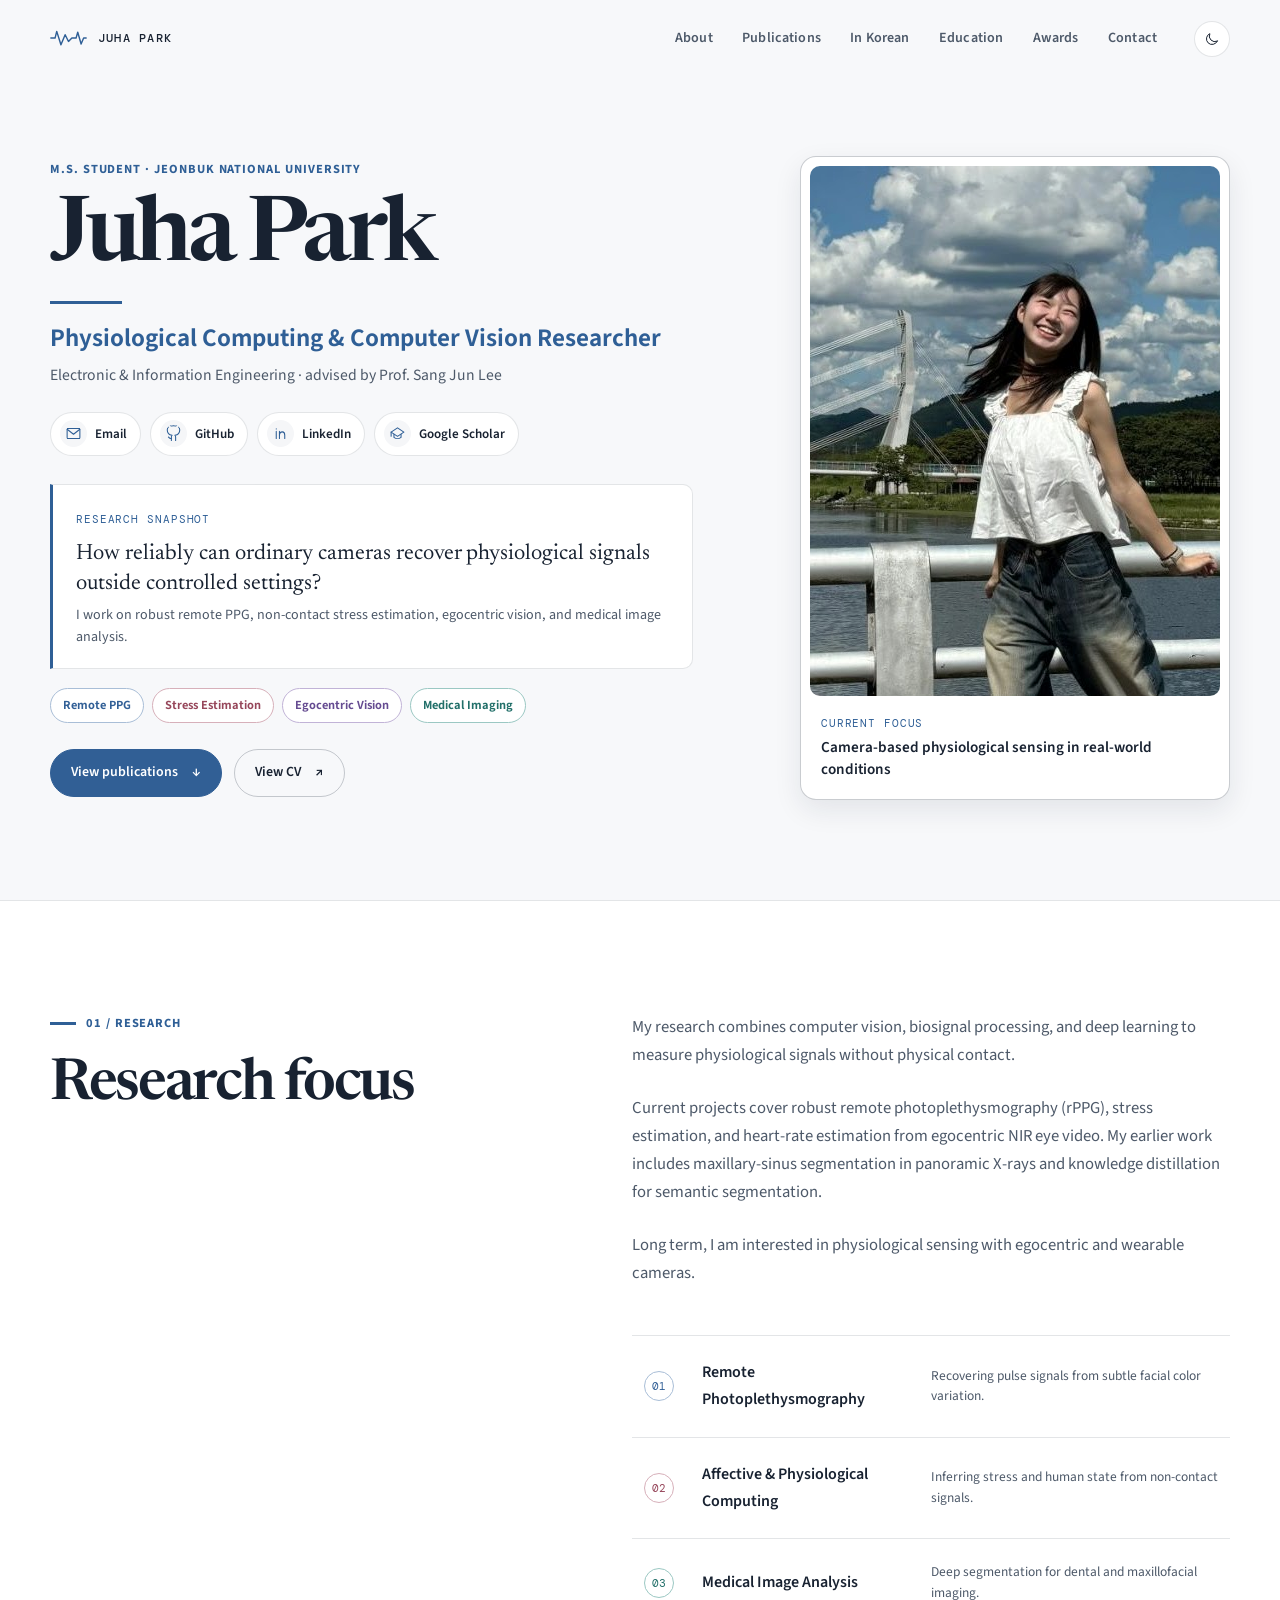
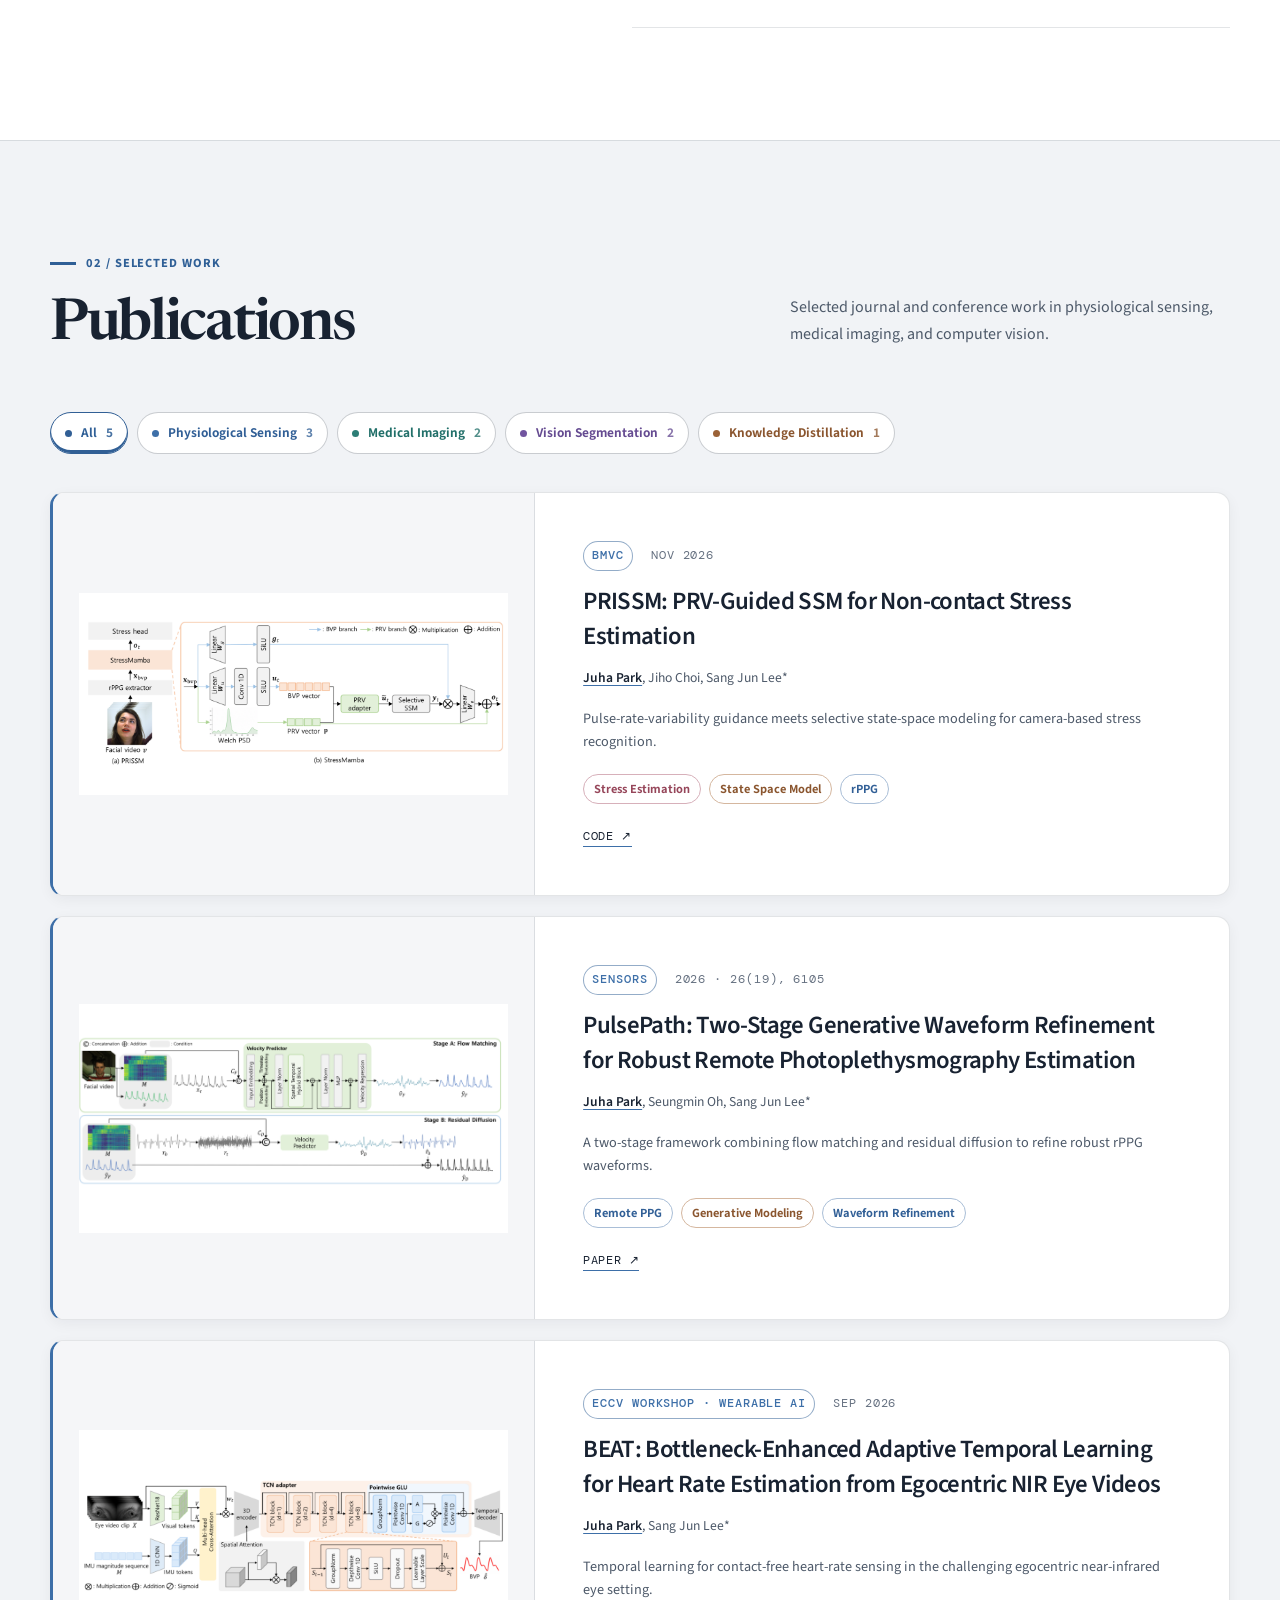
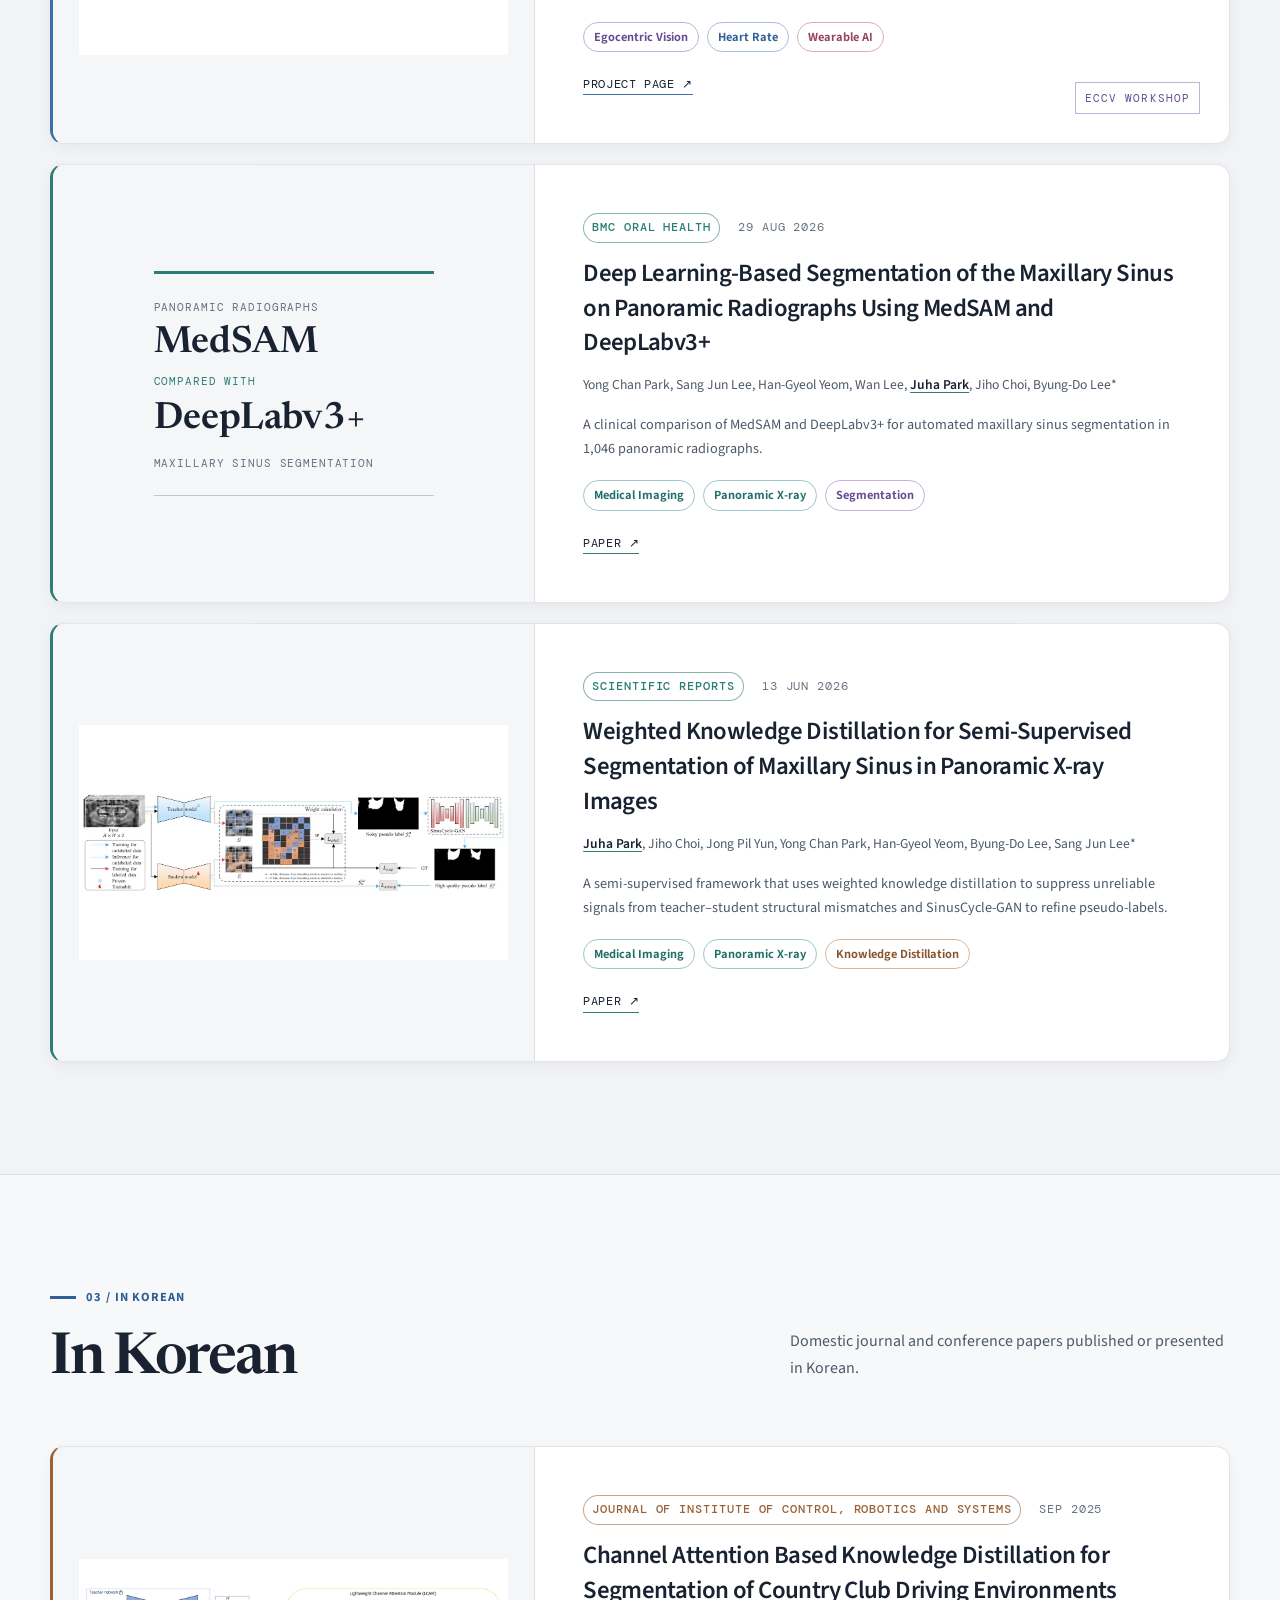
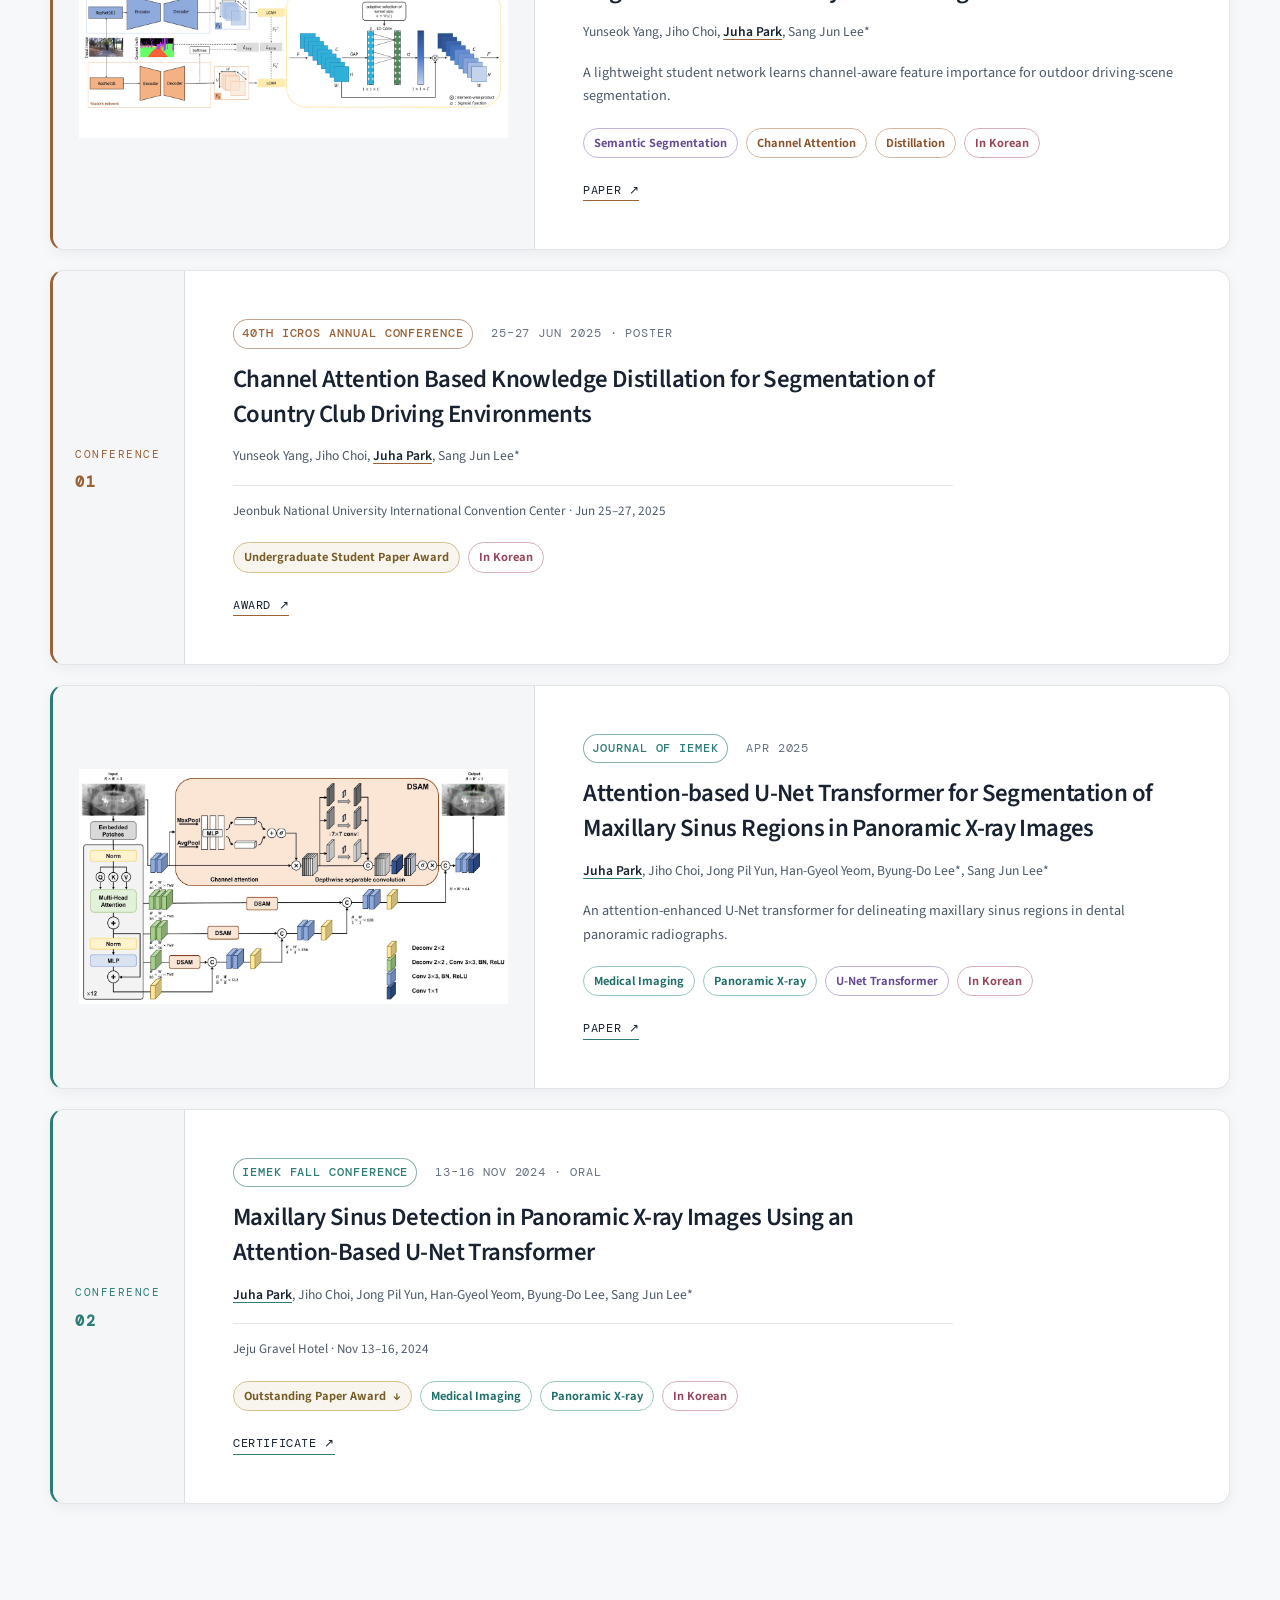
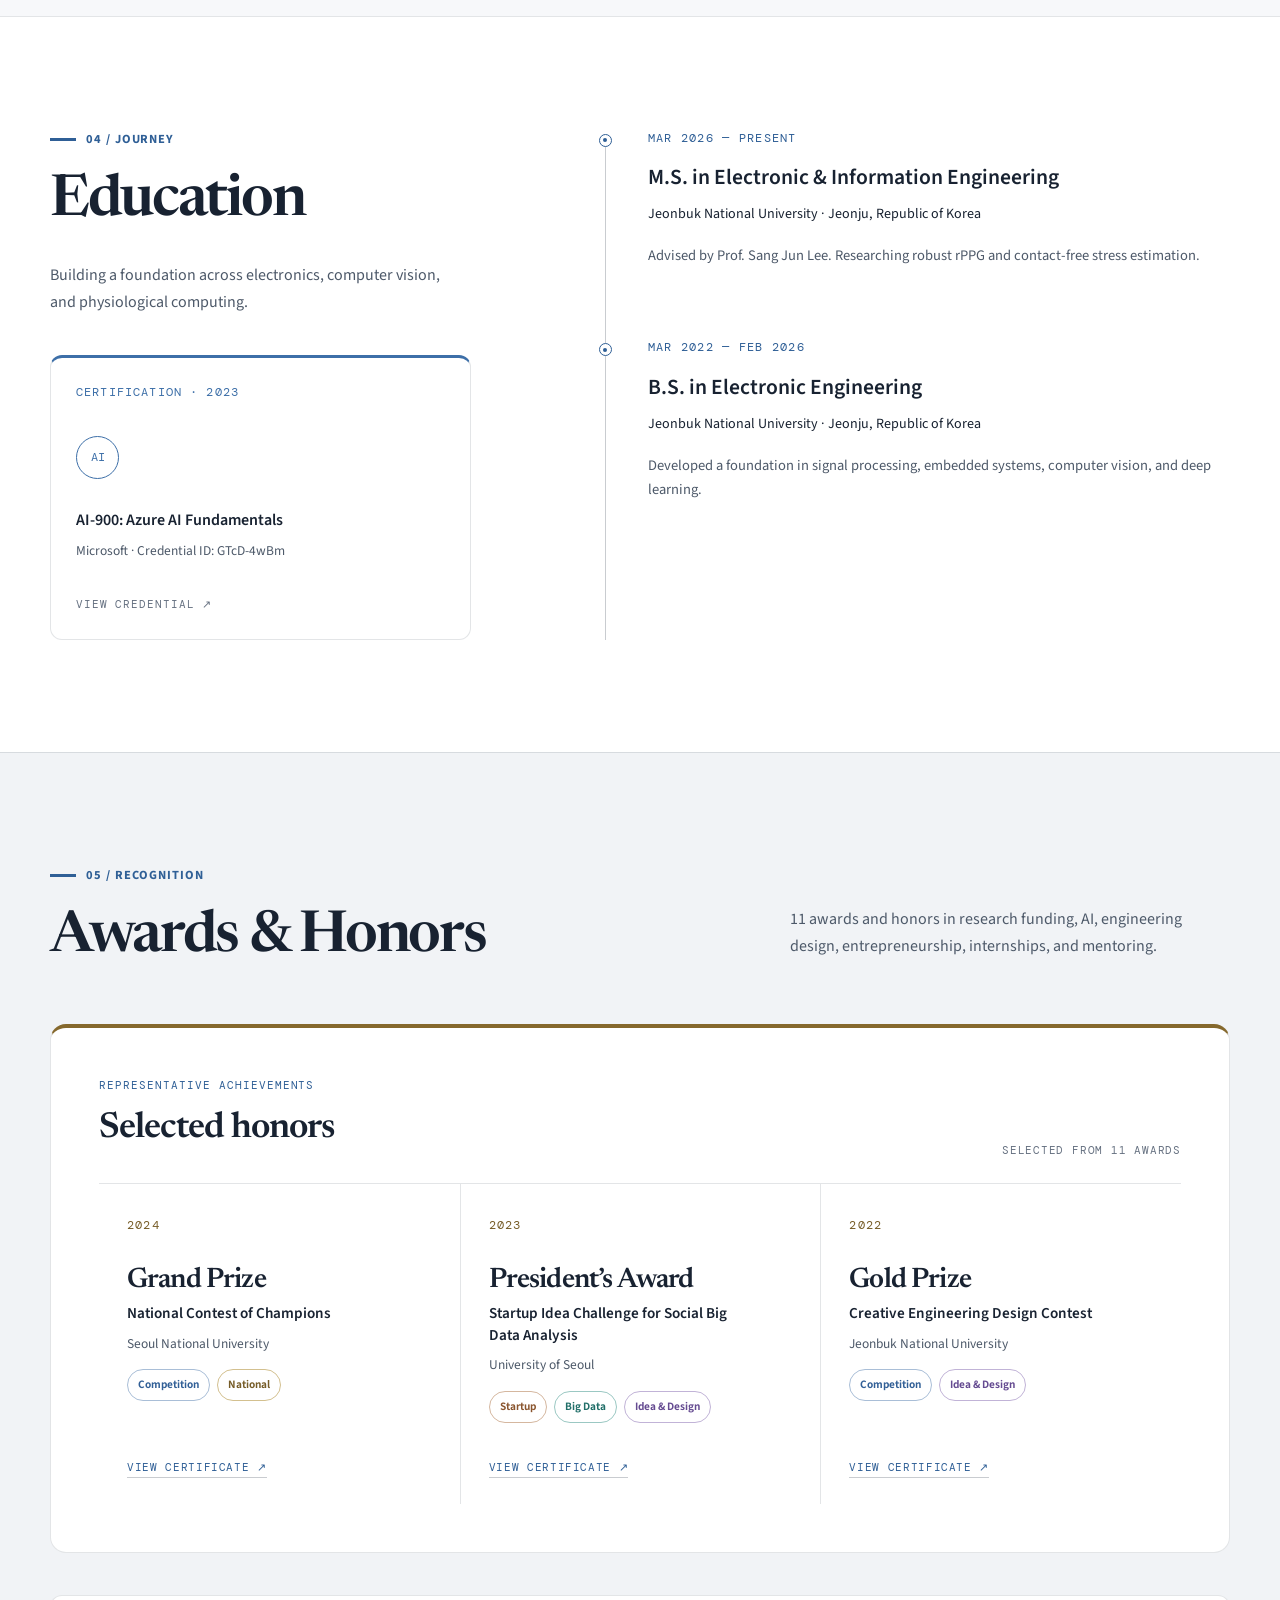
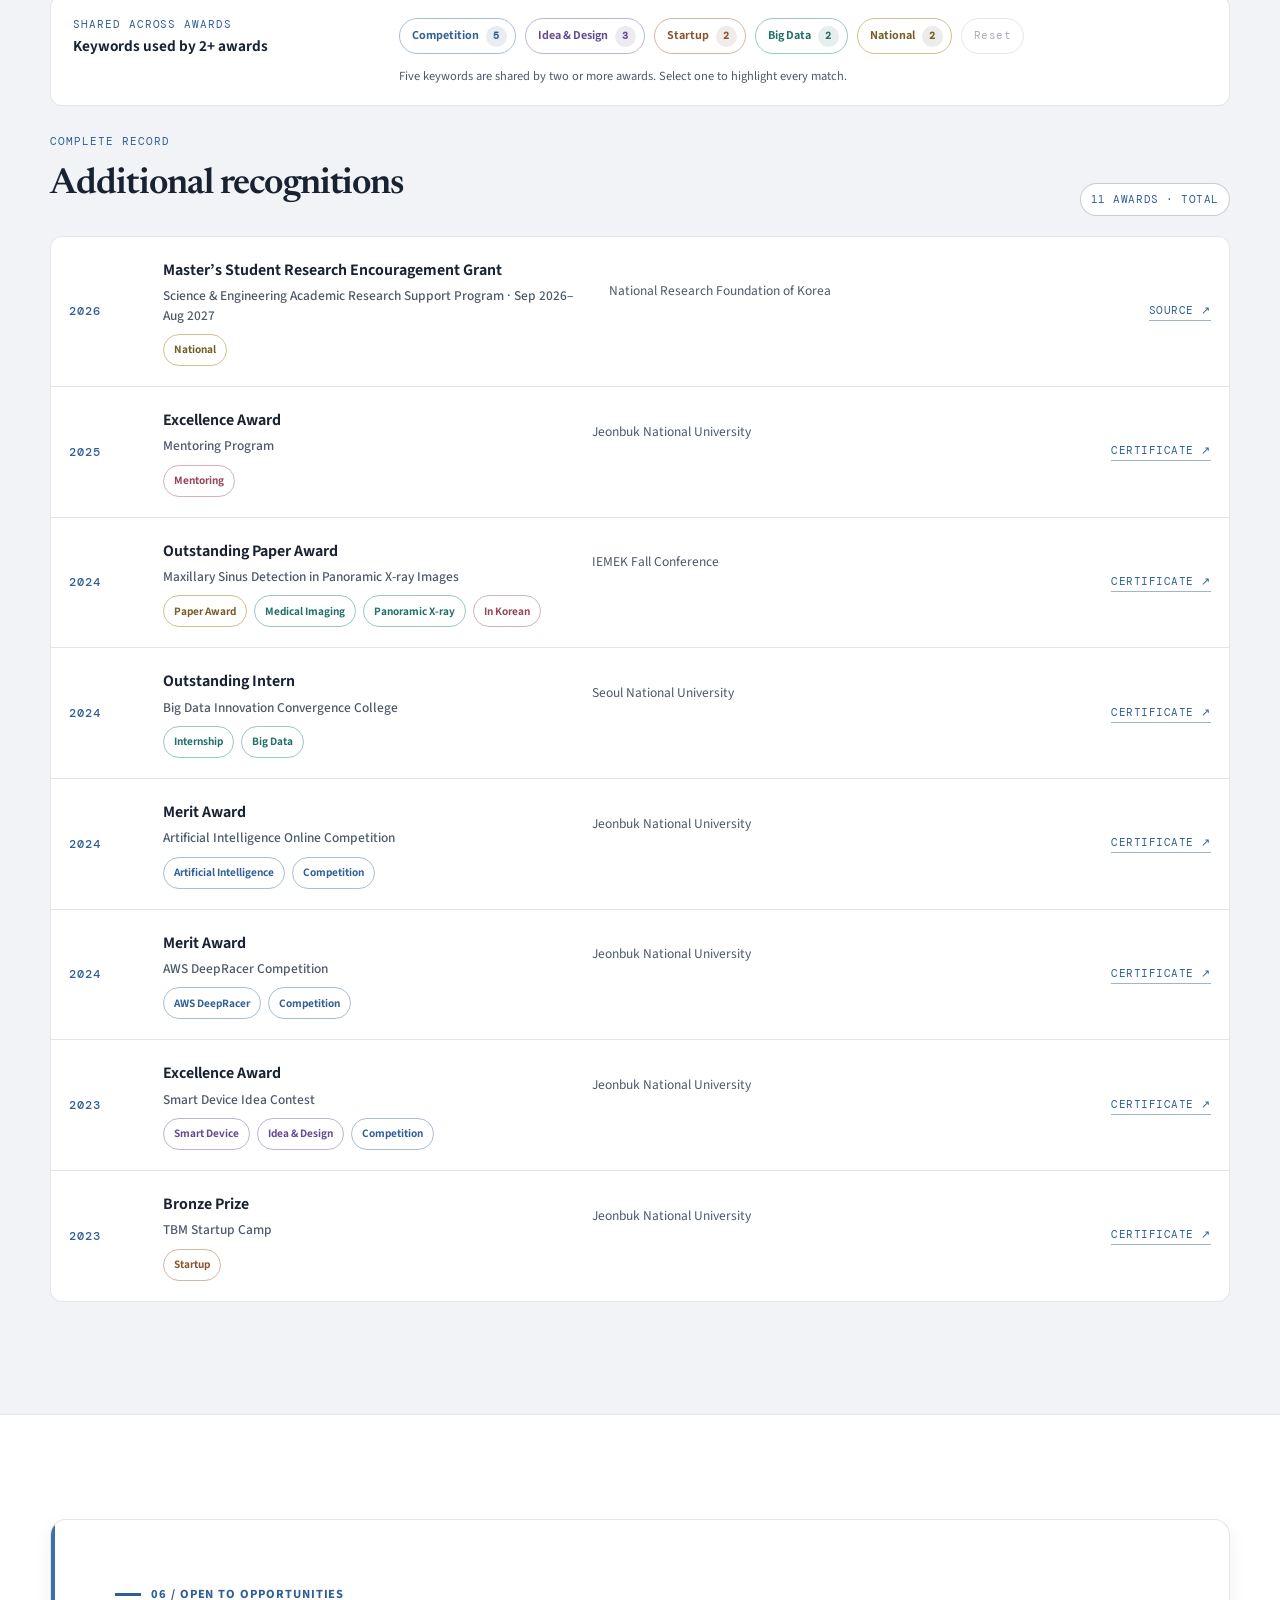
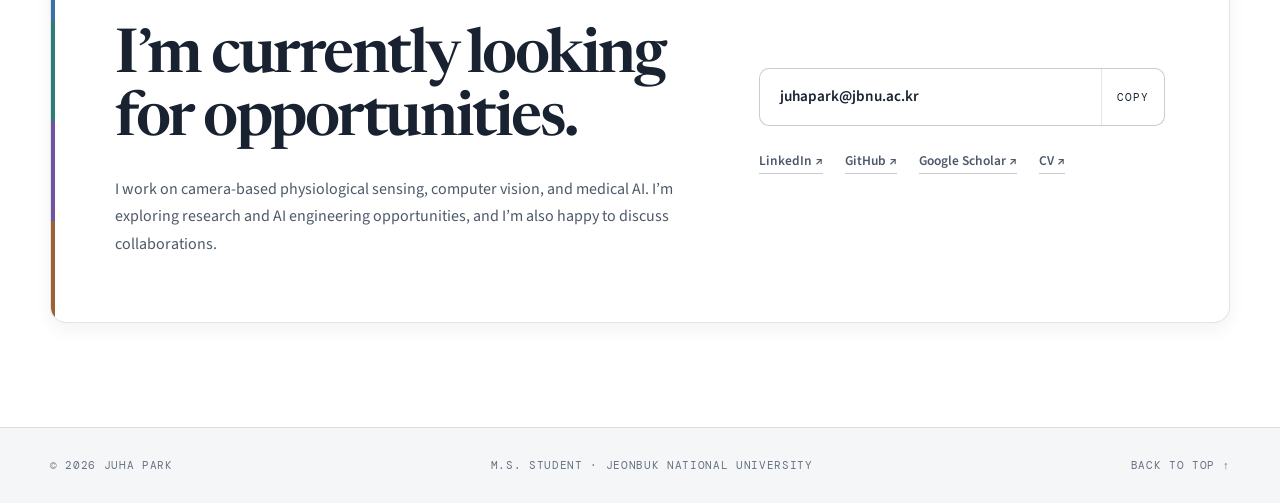
<file: index.html>
<!doctype html>
<html lang="en" data-theme="light">
<head>
  <meta charset="utf-8">
  <meta name="viewport" content="width=device-width, initial-scale=1">
  <meta name="description" content="Juha Park — M.S. student at Jeonbuk National University researching remote photoplethysmography, physiological computing, and medical image analysis.">
  <meta name="theme-color" content="#f4f7fc" data-theme-color>
  <meta property="og:title" content="Juha Park | Physiological Computing Researcher">
  <meta property="og:description" content="Research in remote photoplethysmography, non-contact stress estimation, and medical image analysis.">
  <meta property="og:type" content="website">
  <meta property="og:url" content="https://juhapark-26.github.io/">
  <meta property="og:image" content="https://juhapark-26.github.io/assets/images/profile.jpg">
  <title>Juha Park | Physiological Computing Researcher</title>
  <link rel="icon" href="assets/images/favicon.svg" type="image/svg+xml">
  <link rel="preconnect" href="https://fonts.googleapis.com">
  <link rel="preconnect" href="https://fonts.gstatic.com" crossorigin>
  <script>
    (() => {
      try {
        const root = document.documentElement;
        const savedTheme = localStorage.getItem('juha-theme');
        root.dataset.theme = savedTheme === 'light' || savedTheme === 'dark' ? savedTheme : 'light';

        const themeColor = document.querySelector('[data-theme-color]');
        const syncThemeColor = () => {
          if (themeColor) themeColor.content = root.dataset.theme === 'light' ? '#f4f7fc' : '#081426';
        };
        syncThemeColor();
        new MutationObserver(syncThemeColor).observe(root, { attributes: true, attributeFilter: ['data-theme'] });
      } catch {
        document.documentElement.dataset.theme = 'light';
      }
    })();
  </script>
  <link href="https://fonts.googleapis.com/css2?family=DM+Mono:wght@400;500&amp;family=Newsreader:opsz,wght@6..72,500;6..72,600&amp;family=Source+Sans+3:wght@400;500;600;700&amp;display=swap" rel="stylesheet">
  <link rel="stylesheet" href="assets/css/style.css">
  <script src="assets/js/main.js" defer></script>
</head>
<body>
  <a class="skip-link" href="#main">Skip to content</a>

  <header class="site-header" data-header>
    <div class="container nav-wrap">
      <a class="brand" href="#home" aria-label="Juha Park — home">
        <svg class="brand-mark" viewBox="0 0 44 24" aria-hidden="true">
          <path d="M1 12h5l2-8 5 16 5-12 4 8 4-4h5l2-7 4 14 3-7h3"/>
        </svg>
        <span>JUHA PARK</span>
      </a>

      <button class="menu-toggle" type="button" aria-expanded="false" aria-controls="site-nav" data-menu-toggle>
        <span class="sr-only">Open navigation</span>
        <span></span><span></span>
      </button>

      <nav class="site-nav" id="site-nav" aria-label="Primary navigation" data-nav>
        <a href="#about">About</a>
        <a href="#publications">Publications</a>
        <a href="#in-korean">In Korean</a>
        <a href="#education">Education</a>
        <a href="#awards">Awards</a>
        <a href="#contact">Contact</a>
      </nav>

      <button class="theme-toggle" type="button" aria-label="Switch to light theme" data-theme-toggle>
        <svg class="sun" viewBox="0 0 24 24" aria-hidden="true"><circle cx="12" cy="12" r="3"/><path d="M12 2v2M12 20v2M4.93 4.93l1.42 1.42M17.66 17.66l1.41 1.41M2 12h2M20 12h2M4.93 19.07l1.42-1.42M17.66 6.34l1.41-1.41"/></svg>
        <svg class="moon" viewBox="0 0 24 24" aria-hidden="true"><path d="M20 15.2A8.4 8.4 0 0 1 8.8 4 8.5 8.5 0 1 0 20 15.2Z"/></svg>
      </button>
    </div>
  </header>

  <main id="main">
    <section class="hero" id="home" aria-labelledby="hero-title">
      <div class="container hero-layout">
        <div class="hero-copy" data-reveal>
          <p class="eyebrow">M.S. Student · Jeonbuk National University</p>
          <h1 id="hero-title">Juha Park</h1>
          <p class="hero-role">Physiological Computing &amp; Computer Vision Researcher</p>
          <p class="hero-affiliation">Electronic &amp; Information Engineering · advised by Prof. Sang Jun Lee</p>

          <div class="profile-links" aria-label="Professional profiles">
            <a class="profile-link" href="mailto:juhapark@jbnu.ac.kr">
              <svg viewBox="0 0 24 24" aria-hidden="true"><path d="M3 5h18v14H3z"/><path d="m3 6 9 7 9-7"/></svg><span>Email</span>
            </a>
            <a class="profile-link" href="https://github.com/juhapark-26" target="_blank" rel="noopener noreferrer">
              <svg viewBox="0 0 24 24" aria-hidden="true"><path d="M15 22v-4a4.8 4.8 0 0 0-1-3.5c3.3-.4 6.8-1.6 6.8-7.4A5.8 5.8 0 0 0 19.3 3 5.4 5.4 0 0 0 19.1 0S17.9-.4 15 1.5a14 14 0 0 0-6 0C6.1-.4 4.9 0 4.9 0a5.4 5.4 0 0 0-.2 3A5.8 5.8 0 0 0 3.2 7.1c0 5.8 3.5 7 6.8 7.4A4.8 4.8 0 0 0 9 18v4"/><path d="M9 19c-3 .9-3-1.5-4.2-2"/></svg><span>GitHub</span>
            </a>
            <a class="profile-link" href="https://www.linkedin.com/in/juha-park-b427122b3/" target="_blank" rel="noopener noreferrer">
              <svg viewBox="0 0 24 24" aria-hidden="true"><path d="M6 9v10M6 5.5v.01M10.5 19V9m0 4.5c1-5 7.5-5.3 7.5.8V19"/></svg><span>LinkedIn</span>
            </a>
            <a class="profile-link" href="https://scholar.google.com/citations?user=6KtKTRj5VfkC" target="_blank" rel="noopener noreferrer">
              <svg viewBox="0 0 24 24" aria-hidden="true"><path d="m3 10 9-6 9 6-9 6-9-6Z"/><path d="M7 13v4.5c2.7 2 7.3 2 10 0V13M3 10v6"/></svg><span>Google Scholar</span>
            </a>
          </div>

          <div class="research-snapshot">
            <span>Research snapshot</span>
            <p>How reliably can ordinary cameras recover physiological signals outside controlled settings?</p>
            <small>I work on robust remote PPG, non-contact stress estimation, egocentric vision, and medical image analysis.</small>
          </div>

          <div class="research-tags" aria-label="Research interests">
            <span data-tone="sensing">Remote PPG</span>
            <span data-tone="human">Stress Estimation</span>
            <span data-tone="vision">Egocentric Vision</span>
            <span data-tone="medical">Medical Imaging</span>
          </div>

          <div class="hero-actions">
            <a class="button button-primary" href="#publications">View publications <span aria-hidden="true">↓</span></a>
            <a class="button button-ghost" href="https://drive.google.com/file/d/1irvOl0zYE1BjlXhD-yXAW3GVvRcNmJZB/view?usp=sharing" target="_blank" rel="noopener noreferrer">View CV <span aria-hidden="true">↗</span></a>
          </div>
        </div>

        <div class="hero-visual" data-reveal>
          <figure class="portrait-frame">
            <img src="assets/images/profile.jpg" alt="Juha Park outdoors by a riverside bridge" width="784" height="530" fetchpriority="high">
            <figcaption>
              <span>Current focus</span>
              <strong>Camera-based physiological sensing in real-world conditions</strong>
            </figcaption>
          </figure>
        </div>
      </div>
    </section>

    <section class="section about" id="about" aria-labelledby="about-title">
      <div class="container about-grid">
        <div class="section-heading" data-reveal>
          <p class="section-kicker">01 / RESEARCH</p>
          <h2 id="about-title">Research focus</h2>
        </div>
        <div class="about-copy" data-reveal>
          <p>My research combines computer vision, biosignal processing, and deep learning to measure physiological signals without physical contact.</p>
          <p>Current projects cover robust remote photoplethysmography (rPPG), stress estimation, and heart-rate estimation from egocentric NIR eye video. My earlier work includes maxillary-sinus segmentation in panoramic X-rays and knowledge distillation for semantic segmentation.</p>
          <p>Long term, I am interested in physiological sensing with egocentric and wearable cameras.</p>
          <div class="interest-list" aria-label="Research focus areas">
            <div><span>01</span><strong>Remote Photoplethysmography</strong><small>Recovering pulse signals from subtle facial color variation.</small></div>
            <div><span>02</span><strong>Affective &amp; Physiological Computing</strong><small>Inferring stress and human state from non-contact signals.</small></div>
            <div><span>03</span><strong>Medical Image Analysis</strong><small>Deep segmentation for dental and maxillofacial imaging.</small></div>
          </div>
        </div>
      </div>
    </section>

    <section class="section publications" id="publications" aria-labelledby="publications-title">
      <div class="container">
        <div class="section-heading heading-row" data-reveal>
          <div>
            <p class="section-kicker">02 / SELECTED WORK</p>
            <h2 id="publications-title">Publications</h2>
          </div>
          <p>Selected journal and conference work in physiological sensing, medical imaging, and computer vision.</p>
        </div>

        <div class="filter-bar" role="group" aria-label="Filter publications" data-reveal>
          <button class="filter-button is-active" type="button" data-filter="all" aria-pressed="true">All <span>5</span></button>
          <button class="filter-button" type="button" data-filter="physiological" aria-pressed="false">Physiological Sensing <span>3</span></button>
          <button class="filter-button" type="button" data-filter="medical" aria-pressed="false">Medical Imaging <span>2</span></button>
          <button class="filter-button" type="button" data-filter="segmentation" aria-pressed="false">Vision Segmentation <span>2</span></button>
          <button class="filter-button" type="button" data-filter="distillation" aria-pressed="false">Knowledge Distillation <span>1</span></button>
        </div>
        <p class="sr-only" aria-live="polite" aria-atomic="true" data-filter-status>Showing all 5 works.</p>

        <div class="publication-groups" data-publications data-publication-sort-scope>
          <div class="publication-group" data-publication-group>
            <h3 class="publication-group-title">Journal Articles</h3>
            <div class="publication-list">
          <article class="publication-card" data-topics="physiological" data-primary="physiological" data-sort-date="2026-09" data-first-author="true" data-sort-featured="1" data-reveal>
            <div class="publication-image"><img src="assets/images/pulsepath.png" alt="PulsePath two-stage generative waveform refinement architecture" loading="lazy" width="969" height="516"></div>
            <div class="publication-content">
              <div class="publication-meta"><span class="venue">Sensors</span><span>2026 · 26(19), 6105</span></div>
              <h3>PulsePath: Two-Stage Generative Waveform Refinement for Robust Remote Photoplethysmography Estimation</h3>
              <p class="authors"><strong>Juha Park</strong>, Seungmin Oh, Sang Jun Lee*</p>
              <p class="paper-summary">A two-stage framework combining flow matching and residual diffusion to refine robust rPPG waveforms.</p>
              <div class="paper-tags"><span data-tone="sensing">Remote PPG</span><span data-tone="method">Generative Modeling</span><span data-tone="sensing">Waveform Refinement</span></div>
              <div class="paper-links"><a href="https://www.mdpi.com/1424-8220/26/19/6105" target="_blank" rel="noreferrer">Paper <span>↗</span></a></div>
            </div>
          </article>

          <article class="publication-card" data-topics="medical segmentation" data-primary="medical" data-sort-date="2026-08-29" data-first-author="false" data-sort-featured="3" data-reveal>
            <div class="publication-image publication-model-visual" role="img" aria-label="MedSAM and DeepLabv3+ comparison for maxillary sinus segmentation">
              <div class="model-visual-copy">
                <span class="model-visual-kicker">Panoramic radiographs</span>
                <strong>MedSAM</strong>
                <span class="model-visual-vs">compared with</span>
                <strong>DeepLabv3+</strong>
                <span class="model-visual-note">Maxillary sinus segmentation</span>
              </div>
            </div>
            <div class="publication-content">
              <div class="publication-meta"><span class="venue">BMC Oral Health</span><span>29 Aug 2026</span></div>
              <h3>Deep Learning-Based Segmentation of the Maxillary Sinus on Panoramic Radiographs Using MedSAM and DeepLabv3+</h3>
              <p class="authors">Yong Chan Park, Sang Jun Lee, Han-Gyeol Yeom, Wan Lee, <strong>Juha Park</strong>, Jiho Choi, Byung-Do Lee*</p>
              <p class="paper-summary">A clinical comparison of MedSAM and DeepLabv3+ for automated maxillary sinus segmentation in 1,046 panoramic radiographs.</p>
              <div class="paper-tags"><span data-tone="medical">Medical Imaging</span><span data-tone="medical">Panoramic X-ray</span><span data-tone="vision">Segmentation</span></div>
              <div class="paper-links"><a href="https://doi.org/10.1186/s12903-026-09746-w" target="_blank" rel="noreferrer">Paper <span>↗</span></a></div>
            </div>
          </article>

          <article class="publication-card" data-topics="medical segmentation distillation" data-primary="medical" data-sort-date="2026-06-13" data-first-author="true" data-sort-featured="2" data-reveal>
            <div class="publication-image"><img src="assets/images/maxillary-kd.jpg" alt="Weighted knowledge distillation architecture for maxillary sinus segmentation" loading="lazy" width="1280" height="701"></div>
            <div class="publication-content">
              <div class="publication-meta"><span class="venue">Scientific Reports</span><span>13 Jun 2026</span></div>
              <h3>Weighted Knowledge Distillation for Semi-Supervised Segmentation of Maxillary Sinus in Panoramic X-ray Images</h3>
              <p class="authors"><strong>Juha Park</strong>, Jiho Choi, Jong Pil Yun, Yong Chan Park, Han-Gyeol Yeom, Byung-Do Lee, Sang Jun Lee*</p>
              <p class="paper-summary">A semi-supervised framework that uses weighted knowledge distillation to suppress unreliable signals from teacher–student structural mismatches and SinusCycle-GAN to refine pseudo-labels.</p>
              <div class="paper-tags"><span data-tone="medical">Medical Imaging</span><span data-tone="medical">Panoramic X-ray</span><span data-tone="method">Knowledge Distillation</span></div>
              <div class="paper-links"><a href="https://doi.org/10.1038/s41598-026-57717-6" target="_blank" rel="noreferrer">Paper <span>↗</span></a></div>
            </div>
          </article>

            </div>
          </div>
          <div class="publication-group" data-publication-group>
            <h3 class="publication-group-title">Conference Papers</h3>
            <div class="publication-list">
              <article class="publication-card" data-topics="physiological" data-primary="physiological" data-sort-date="2026-11" data-first-author="true" data-sort-featured="1" data-reveal>
                <div class="publication-image"><img src="assets/images/prissm.png" alt="PRISSM architecture for non-contact stress estimation" loading="lazy" width="1254" height="591"></div>
                <div class="publication-content">
                  <div class="publication-meta"><span class="venue">BMVC</span><span>Nov 2026</span></div>
                  <h3>PRISSM: PRV-Guided SSM for Non-contact Stress Estimation</h3>
                  <p class="authors"><strong>Juha Park</strong>, Jiho Choi, Sang Jun Lee*</p>
                  <p class="paper-summary">Pulse-rate-variability guidance meets selective state-space modeling for camera-based stress recognition.</p>
                  <div class="paper-tags"><span data-tone="human">Stress Estimation</span><span data-tone="method">State Space Model</span><span data-tone="sensing">rPPG</span></div>
                  <div class="paper-links"><a href="https://github.com/juhapark-26/PRISSM" target="_blank" rel="noreferrer">Code <span>↗</span></a></div>
                </div>
              </article>
              <article class="publication-card" data-topics="physiological" data-primary="physiological" data-sort-date="2026-09" data-first-author="true" data-sort-featured="2" data-reveal>
                <div class="publication-image"><img src="assets/images/beat.png" alt="BEAT architecture for heart rate estimation from egocentric NIR eye videos" loading="lazy" width="1176" height="617"></div>
                <div class="publication-content">
                  <div class="publication-meta"><span class="venue">ECCV Workshop · Wearable AI</span><span>Sep 2026</span></div>
                  <h3>BEAT: Bottleneck-Enhanced Adaptive Temporal Learning for Heart Rate Estimation from Egocentric NIR Eye Videos</h3>
                  <p class="authors"><strong>Juha Park</strong>, Sang Jun Lee*</p>
                  <p class="paper-summary">Temporal learning for contact-free heart-rate sensing in the challenging egocentric near-infrared eye setting.</p>
                  <div class="paper-tags"><span data-tone="vision">Egocentric Vision</span><span data-tone="sensing">Heart Rate</span><span data-tone="human">Wearable AI</span></div>
                  <div class="paper-links"><a href="/projects/beat/">Project page <span>↗</span></a></div>
                  <span class="status-badge status-blue">ECCV WORKSHOP</span>
                </div>
              </article>
            </div>
          </div>
          <div class="publication-list" data-publication-flat-list hidden></div>
        </div>
      </div>
    </section>

    <section class="section korean-publications" id="in-korean" aria-labelledby="in-korean-title">
      <div class="container">
        <div class="section-heading heading-row" data-reveal>
          <div>
            <p class="section-kicker">03 / IN KOREAN</p>
            <h2 id="in-korean-title">In Korean</h2>
          </div>
          <p>Domestic journal and conference papers published or presented in Korean.</p>
        </div>
        <div class="publication-groups" data-publications-korean data-publication-sort-scope>
          <div class="publication-group" data-publication-group>
            <h3 class="publication-group-title">Journal Articles</h3>
            <div class="publication-list">
          <article class="publication-card" data-primary="distillation" data-sort-date="2025-09" data-first-author="false" data-sort-featured="2" data-reveal>
            <div class="publication-image"><img src="assets/images/golf-kd.png" alt="Channel-attention knowledge distillation for golf-course segmentation" loading="lazy" width="1280" height="534"></div>
            <div class="publication-content">
              <div class="publication-meta"><span class="venue">Journal of Institute of Control, Robotics and Systems</span><span>Sep 2025</span></div>
              <h3>Channel Attention Based Knowledge Distillation for Segmentation of Country Club Driving Environments</h3>
              <p class="authors">Yunseok Yang, Jiho Choi, <strong>Juha Park</strong>, Sang Jun Lee*</p>
              <p class="paper-summary">A lightweight student network learns channel-aware feature importance for outdoor driving-scene segmentation.</p>
              <div class="paper-tags"><span data-tone="vision">Semantic Segmentation</span><span data-tone="method">Channel Attention</span><span data-tone="method">Distillation</span><span data-tone="human">In Korean</span></div>
              <div class="paper-links"><a href="https://doi.org/10.5302/J.ICROS.2025.25.0124" target="_blank" rel="noreferrer">Paper <span>↗</span></a></div>
            </div>
          </article>

          <article class="publication-card" data-primary="medical" data-sort-date="2025-04" data-first-author="true" data-sort-featured="1" data-reveal>
            <div class="publication-image"><img src="assets/images/unet-transformer.png" alt="Attention-based U-Net transformer for panoramic X-ray segmentation" loading="lazy" width="1280" height="701"></div>
            <div class="publication-content">
              <div class="publication-meta"><span class="venue">Journal of IEMEK</span><span>Apr 2025</span></div>
              <h3>Attention-based U-Net Transformer for Segmentation of Maxillary Sinus Regions in Panoramic X-ray Images</h3>
              <p class="authors"><strong>Juha Park</strong>, Jiho Choi, Jong Pil Yun, Han-Gyeol Yeom, Byung-Do Lee*, Sang Jun Lee*</p>
              <p class="paper-summary">An attention-enhanced U-Net transformer for delineating maxillary sinus regions in dental panoramic radiographs.</p>
              <div class="paper-tags"><span data-tone="medical">Medical Imaging</span><span data-tone="medical">Panoramic X-ray</span><span data-tone="vision">U-Net Transformer</span><span data-tone="human">In Korean</span></div>
              <div class="paper-links"><a href="https://doi.org/10.14372/IEMEK.2025.20.2.83" target="_blank" rel="noreferrer">Paper <span>↗</span></a></div>
            </div>
          </article>

            </div>
          </div>
          <div class="publication-group" data-publication-group>
            <h3 class="publication-group-title">Conference Papers</h3>
            <div class="publication-list">
              <article class="publication-card compact-paper" data-primary="distillation" data-sort-date="2025-06-25" data-first-author="false" data-sort-featured="2" data-reveal>
                <div class="conference-index"><span>CONFERENCE</span><strong>01</strong></div>
                <div class="publication-content">
                  <div class="publication-meta"><span class="venue">40th ICROS Annual Conference</span><span>25–27 Jun 2025 · Poster</span></div>
                  <h3>Channel Attention Based Knowledge Distillation for Segmentation of Country Club Driving Environments</h3>
                  <p class="authors">Yunseok Yang, Jiho Choi, <strong>Juha Park</strong>, Sang Jun Lee*</p>
                  <p class="paper-summary conference-detail">Jeonbuk National University International Convention Center · Jun 25–27, 2025</p>
                  <div class="paper-tags"><span class="award-tag" data-tone="award">Undergraduate Student Paper Award</span><span data-tone="human">In Korean</span></div>
                  <div class="paper-links"><a href="https://drive.google.com/file/d/1RWsY6p1ahTnfwQPt9HKbEDpkNfclALKT/view?usp=sharing" target="_blank" rel="noreferrer">Award <span>↗</span></a></div>
                </div>
              </article>
              <article class="publication-card compact-paper" data-primary="medical" data-sort-date="2024-11-13" data-first-author="true" data-sort-featured="1" data-reveal>
                <div class="conference-index"><span>CONFERENCE</span><strong>02</strong></div>
                <div class="publication-content">
                  <div class="publication-meta"><span class="venue">IEMEK Fall Conference</span><span>13–16 Nov 2024 · Oral</span></div>
                  <h3>Maxillary Sinus Detection in Panoramic X-ray Images Using an Attention-Based U-Net Transformer</h3>
                  <p class="authors"><strong>Juha Park</strong>, Jiho Choi, Jong Pil Yun, Han-Gyeol Yeom, Byung-Do Lee, Sang Jun Lee*</p>
                  <p class="paper-summary conference-detail">Jeju Gravel Hotel · Nov 13–16, 2024</p>
                  <div class="paper-tags"><a class="award-tag award-jump-link" data-tone="award" href="#award-outstanding-paper" aria-label="Outstanding Paper Award — view in Awards and Honors">Outstanding Paper Award <span aria-hidden="true">↓</span></a><span data-tone="medical">Medical Imaging</span><span data-tone="medical">Panoramic X-ray</span><span data-tone="human">In Korean</span></div>
                  <div class="paper-links"><a href="https://drive.google.com/file/d/1rdbNjetvJwWYzXifVCqCMQUooXWzAVH1/view?usp=sharing" target="_blank" rel="noreferrer">Certificate <span>↗</span></a></div>
                </div>
              </article>
            </div>
          </div>
          <div class="publication-list" data-publication-flat-list hidden></div>
        </div>
      </div>
    </section>

    <section class="section journey" id="education" aria-labelledby="education-title">
      <div class="container journey-grid">
        <div class="section-heading" data-reveal>
          <p class="section-kicker">04 / JOURNEY</p>
          <h2 id="education-title">Education</h2>
          <p class="heading-note">Building a foundation across electronics, computer vision, and physiological computing.</p>
          <a class="award-card featured certification-card" href="https://drive.google.com/file/d/17XT9ASmtntyabB8GWA29Lj0S4EZ2ovXh/view?usp=sharing" target="_blank" rel="noreferrer">
            <span class="award-year">CERTIFICATION · 2023</span>
            <span class="award-icon">AI</span>
            <h3>AI-900: Azure AI Fundamentals</h3>
            <p>Microsoft · Credential ID: GTcD-4wBm</p>
            <span class="award-link">View credential ↗</span>
          </a>
        </div>
        <div class="timeline" data-reveal>
          <article class="timeline-item">
            <div class="timeline-marker"><span></span></div>
            <p class="timeline-date">MAR 2026 — PRESENT</p>
            <h3>M.S. in Electronic &amp; Information Engineering</h3>
            <p class="timeline-place">Jeonbuk National University · Jeonju, Republic of Korea</p>
            <p>Advised by Prof. Sang Jun Lee. Researching robust rPPG and contact-free stress estimation.</p>
          </article>
          <article class="timeline-item">
            <div class="timeline-marker"><span></span></div>
            <p class="timeline-date">MAR 2022 — FEB 2026</p>
            <h3>B.S. in Electronic Engineering</h3>
            <p class="timeline-place">Jeonbuk National University · Jeonju, Republic of Korea</p>
            <p>Developed a foundation in signal processing, embedded systems, computer vision, and deep learning.</p>
          </article>
        </div>
      </div>
    </section>

    <section class="section awards" id="awards" aria-labelledby="awards-title" data-award-explorer>
      <div class="container">
        <div class="section-heading heading-row" data-reveal>
          <div>
          <p class="section-kicker">05 / RECOGNITION</p>
            <h2 id="awards-title">Awards &amp; Honors</h2>
          </div>
          <p>11 awards and honors in research funding, AI, engineering design, entrepreneurship, internships, and mentoring.</p>
        </div>

        <section class="award-showcase" aria-labelledby="selected-honors-title" data-reveal>
          <div class="award-showcase-header">
            <div>
              <p>Representative achievements</p>
              <h3 id="selected-honors-title">Selected honors</h3>
            </div>
            <span>Selected from 11 awards</span>
          </div>

          <div class="award-showcase-grid">
            <article class="award-highlight" data-award-entry data-award-keywords="competition national">
              <time datetime="2024">2024</time>
              <h4>Grand Prize</h4>
              <p>National Contest of Champions</p>
              <span class="award-institution">Seoul National University</span>
              <div class="award-keywords" role="group" aria-label="Keywords for Grand Prize">
                <button class="award-keyword" type="button" data-award-keyword="competition" aria-pressed="false">Competition</button>
                <button class="award-keyword" type="button" data-award-keyword="national" aria-pressed="false">National</button>
              </div>
              <a class="award-certificate" href="https://drive.google.com/file/d/1kO6Xkys44VQNHbP-rk2Lkp_qfBIKYrZK/view?usp=sharing" target="_blank" rel="noopener noreferrer">View certificate <span aria-hidden="true">↗</span><span class="sr-only"> (opens in a new tab)</span></a>
            </article>
            <article class="award-highlight" data-award-entry data-award-keywords="startup big-data idea-design">
              <time datetime="2023">2023</time>
              <h4>President’s Award</h4>
              <p>Startup Idea Challenge for Social Big Data Analysis</p>
              <span class="award-institution">University of Seoul</span>
              <div class="award-keywords" role="group" aria-label="Keywords for President’s Award">
                <button class="award-keyword" type="button" data-award-keyword="startup" aria-pressed="false">Startup</button>
                <button class="award-keyword" type="button" data-award-keyword="big-data" aria-pressed="false">Big Data</button>
                <button class="award-keyword" type="button" data-award-keyword="idea-design" aria-pressed="false">Idea &amp; Design</button>
              </div>
              <a class="award-certificate" href="https://drive.google.com/file/d/1rgu5m_B93yfGQ3xtOv-RXnajRrwXQpjj/view?usp=sharing" target="_blank" rel="noopener noreferrer">View certificate <span aria-hidden="true">↗</span><span class="sr-only"> (opens in a new tab)</span></a>
            </article>
            <article class="award-highlight" data-award-entry data-award-keywords="competition idea-design">
              <time datetime="2022">2022</time>
              <h4>Gold Prize</h4>
              <p>Creative Engineering Design Contest</p>
              <span class="award-institution">Jeonbuk National University</span>
              <div class="award-keywords" role="group" aria-label="Keywords for Gold Prize">
                <button class="award-keyword" type="button" data-award-keyword="competition" aria-pressed="false">Competition</button>
                <button class="award-keyword" type="button" data-award-keyword="idea-design" aria-pressed="false">Idea &amp; Design</button>
              </div>
              <a class="award-certificate" href="https://drive.google.com/file/d/1W9fOavgSTW47Xhu2rn7ZIB0rzlEQVl99/view?usp=sharing" target="_blank" rel="noopener noreferrer">View certificate <span aria-hidden="true">↗</span><span class="sr-only"> (opens in a new tab)</span></a>
            </article>
          </div>
        </section>

        <div class="award-explorer" data-reveal>
          <div class="award-explorer-copy">
            <p>Shared across awards</p>
            <strong>Keywords used by 2+ awards</strong>
          </div>
          <div class="award-explorer-controls" role="group" aria-label="Highlight awards by shared keyword">
            <button class="award-keyword award-keyword-global" type="button" data-award-keyword="competition" aria-pressed="false">Competition <span aria-hidden="true">5</span></button>
            <button class="award-keyword award-keyword-global" type="button" data-award-keyword="idea-design" aria-pressed="false">Idea &amp; Design <span aria-hidden="true">3</span></button>
            <button class="award-keyword award-keyword-global" type="button" data-award-keyword="startup" aria-pressed="false">Startup <span aria-hidden="true">2</span></button>
            <button class="award-keyword award-keyword-global" type="button" data-award-keyword="big-data" aria-pressed="false">Big Data <span aria-hidden="true">2</span></button>
            <button class="award-keyword award-keyword-global" type="button" data-award-keyword="national" aria-pressed="false">National <span aria-hidden="true">2</span></button>
            <button class="award-reset" type="button" data-award-reset disabled>Reset</button>
          </div>
          <p class="award-explorer-status" role="status" aria-live="polite" aria-atomic="true" data-award-status>Five keywords are shared by two or more awards. Select one to highlight every match.</p>
        </div>

        <section class="award-record" aria-labelledby="additional-awards-title" data-reveal>
          <div class="award-record-header">
            <div>
              <p>Complete record</p>
              <h3 id="additional-awards-title">Additional recognitions</h3>
            </div>
            <span>11 awards · total</span>
          </div>

          <ul class="award-list">
            <li class="award-list-item" data-award-entry data-award-keywords="national"><time datetime="2026-09">2026</time><span class="award-list-title"><strong>Master’s Student Research Encouragement Grant</strong><small>Science &amp; Engineering Academic Research Support Program · Sep 2026–Aug 2027</small></span><span class="award-list-institution">National Research Foundation of Korea</span><div class="award-keywords" role="group" aria-label="Keywords for Master’s Student Research Encouragement Grant"><button class="award-keyword" type="button" data-award-keyword="national" aria-pressed="false">National</button></div><a class="award-list-link" href="https://sites.google.com/jbnu.ac.kr/juhapark/juha-park#h.fdah9a6vryl1" target="_blank" rel="noopener noreferrer">Source <span aria-hidden="true">↗</span><span class="sr-only"> (opens in a new tab)</span></a></li>
            <li class="award-list-item" data-award-entry data-award-keywords="mentoring"><time datetime="2025">2025</time><span class="award-list-title"><strong>Excellence Award</strong><small>Mentoring Program</small></span><span class="award-list-institution">Jeonbuk National University</span><div class="award-keywords" role="group" aria-label="Keywords for Mentoring Program Excellence Award"><button class="award-keyword" type="button" data-award-keyword="mentoring" aria-pressed="false">Mentoring</button></div><a class="award-list-link" href="https://drive.google.com/file/d/1r95gcIKCA3kaRhlyfpQQwm-DvO-0gbQ3/view?usp=sharing" target="_blank" rel="noopener noreferrer">Certificate <span aria-hidden="true">↗</span><span class="sr-only"> (opens in a new tab)</span></a></li>
            <li class="award-list-item" id="award-outstanding-paper" tabindex="-1" data-award-entry data-award-keywords="paper-award medical-imaging panoramic-x-ray in-korean"><time datetime="2024">2024</time><span class="award-list-title"><strong>Outstanding Paper Award</strong><small>Maxillary Sinus Detection in Panoramic X-ray Images</small></span><span class="award-list-institution">IEMEK Fall Conference</span><div class="award-keywords" role="group" aria-label="Keywords for Outstanding Paper Award"><button class="award-keyword" type="button" data-award-keyword="paper-award" aria-pressed="false">Paper Award</button><button class="award-keyword" type="button" data-award-keyword="medical-imaging" aria-pressed="false">Medical Imaging</button><button class="award-keyword" type="button" data-award-keyword="panoramic-x-ray" aria-pressed="false">Panoramic X-ray</button><button class="award-keyword" type="button" data-award-keyword="in-korean" aria-pressed="false">In Korean</button></div><a class="award-list-link" href="https://drive.google.com/file/d/1rdbNjetvJwWYzXifVCqCMQUooXWzAVH1/view?usp=sharing" target="_blank" rel="noopener noreferrer">Certificate <span aria-hidden="true">↗</span><span class="sr-only"> (opens in a new tab)</span></a></li>
            <li class="award-list-item" data-award-entry data-award-keywords="internship big-data"><time datetime="2024">2024</time><span class="award-list-title"><strong>Outstanding Intern</strong><small>Big Data Innovation Convergence College</small></span><span class="award-list-institution">Seoul National University</span><div class="award-keywords" role="group" aria-label="Keywords for Outstanding Intern"><button class="award-keyword" type="button" data-award-keyword="internship" aria-pressed="false">Internship</button><button class="award-keyword" type="button" data-award-keyword="big-data" aria-pressed="false">Big Data</button></div><a class="award-list-link" href="https://drive.google.com/file/d/15AT0RC0QEVUcM3RWWNsA09WSCdyaFNg6/view?usp=sharing" target="_blank" rel="noopener noreferrer">Certificate <span aria-hidden="true">↗</span><span class="sr-only"> (opens in a new tab)</span></a></li>
            <li class="award-list-item" data-award-entry data-award-keywords="artificial-intelligence competition"><time datetime="2024">2024</time><span class="award-list-title"><strong>Merit Award</strong><small>Artificial Intelligence Online Competition</small></span><span class="award-list-institution">Jeonbuk National University</span><div class="award-keywords" role="group" aria-label="Keywords for Artificial Intelligence Online Competition Merit Award"><button class="award-keyword" type="button" data-award-keyword="artificial-intelligence" aria-pressed="false">Artificial Intelligence</button><button class="award-keyword" type="button" data-award-keyword="competition" aria-pressed="false">Competition</button></div><a class="award-list-link" href="https://drive.google.com/file/d/1FZHtIpCoQ7vLniEOg2a4G02Lfuu7Y_o_/view?usp=sharing" target="_blank" rel="noopener noreferrer">Certificate <span aria-hidden="true">↗</span><span class="sr-only"> (opens in a new tab)</span></a></li>
            <li class="award-list-item" data-award-entry data-award-keywords="aws-deepracer competition"><time datetime="2024">2024</time><span class="award-list-title"><strong>Merit Award</strong><small>AWS DeepRacer Competition</small></span><span class="award-list-institution">Jeonbuk National University</span><div class="award-keywords" role="group" aria-label="Keywords for AWS DeepRacer Competition Merit Award"><button class="award-keyword" type="button" data-award-keyword="aws-deepracer" aria-pressed="false">AWS DeepRacer</button><button class="award-keyword" type="button" data-award-keyword="competition" aria-pressed="false">Competition</button></div><a class="award-list-link" href="https://drive.google.com/file/d/1brpWsnnRdAjCLeJfviT_7ul_UKODipJH/view?usp=sharing" target="_blank" rel="noopener noreferrer">Certificate <span aria-hidden="true">↗</span><span class="sr-only"> (opens in a new tab)</span></a></li>
            <li class="award-list-item" data-award-entry data-award-keywords="smart-device idea-design competition"><time datetime="2023">2023</time><span class="award-list-title"><strong>Excellence Award</strong><small>Smart Device Idea Contest</small></span><span class="award-list-institution">Jeonbuk National University</span><div class="award-keywords" role="group" aria-label="Keywords for Smart Device Idea Contest Excellence Award"><button class="award-keyword" type="button" data-award-keyword="smart-device" aria-pressed="false">Smart Device</button><button class="award-keyword" type="button" data-award-keyword="idea-design" aria-pressed="false">Idea &amp; Design</button><button class="award-keyword" type="button" data-award-keyword="competition" aria-pressed="false">Competition</button></div><a class="award-list-link" href="https://drive.google.com/file/d/1RIPpEwZvUsYLZSoKrhPimaLDBNiLjlBU/view?usp=sharing" target="_blank" rel="noopener noreferrer">Certificate <span aria-hidden="true">↗</span><span class="sr-only"> (opens in a new tab)</span></a></li>
            <li class="award-list-item" data-award-entry data-award-keywords="startup"><time datetime="2023">2023</time><span class="award-list-title"><strong>Bronze Prize</strong><small>TBM Startup Camp</small></span><span class="award-list-institution">Jeonbuk National University</span><div class="award-keywords" role="group" aria-label="Keywords for TBM Startup Camp Bronze Prize"><button class="award-keyword" type="button" data-award-keyword="startup" aria-pressed="false">Startup</button></div><a class="award-list-link" href="https://drive.google.com/file/d/1c8mtMV_9XbHVFnO53JmME6V5y7xyKyxa/view?usp=sharing" target="_blank" rel="noopener noreferrer">Certificate <span aria-hidden="true">↗</span><span class="sr-only"> (opens in a new tab)</span></a></li>
          </ul>
        </section>
      </div>
    </section>

    <section class="section contact" id="contact" aria-labelledby="contact-title">
      <div class="container contact-inner" data-reveal>
        <div class="contact-copy">
          <p class="section-kicker">06 / OPEN TO OPPORTUNITIES</p>
          <h2 id="contact-title">I’m currently looking for opportunities.</h2>
          <p>I work on camera-based physiological sensing, computer vision, and medical AI. I’m exploring research and AI engineering opportunities, and I’m also happy to discuss collaborations.</p>
        </div>
        <div class="contact-actions">
          <button class="email-button" type="button" data-copy-email data-email="juhapark@jbnu.ac.kr">
            <span class="email-address">juhapark@jbnu.ac.kr</span>
            <span class="copy-label">COPY</span>
          </button>
          <div class="contact-links">
            <a href="https://www.linkedin.com/in/juha-park-b427122b3/" target="_blank" rel="noopener noreferrer">LinkedIn ↗</a>
            <a href="https://github.com/juhapark-26" target="_blank" rel="noopener noreferrer">GitHub ↗</a>
            <a href="https://scholar.google.com/citations?user=6KtKTRj5VfkC" target="_blank" rel="noopener noreferrer">Google Scholar ↗</a>
            <a href="https://drive.google.com/file/d/1irvOl0zYE1BjlXhD-yXAW3GVvRcNmJZB/view?usp=sharing" target="_blank" rel="noopener noreferrer">CV ↗</a>
          </div>
        </div>
      </div>
    </section>
  </main>

  <footer class="site-footer">
    <div class="container">
      <p>© <span data-year></span> Juha Park</p>
      <p>M.S. Student · Jeonbuk National University</p>
      <a href="#home">Back to top ↑</a>
    </div>
  </footer>

  <div class="toast" role="status" aria-live="polite" data-toast></div>
</body>
</html>
</file>
<file: assets/css/style.css>
:root {
  --bg: #111820;
  --bg-deep: #0d131a;
  --surface: #18212b;
  --surface-2: #1d2833;
  --line: rgba(220, 228, 238, .12);
  --line-strong: rgba(220, 228, 238, .24);
  --text: #edf1f5;
  --muted: #b8c0ca;
  --subtle: #929dab;
  --accent: #8fb4df;
  --accent-2: #78bcb6;
  --accent-3: #c7a06c;
  --accent-fill: #356da8;
  --accent-fill-ink: #ffffff;
  --accent-soft: rgba(143, 180, 223, .1);
  --blue-soft: rgba(120, 188, 182, .08);
  --clay-soft: rgba(199, 160, 108, .08);
  --hero-panel: #1b2530;
  --contact-bg: #18212b;
  --contact-text: #edf1f5;
  --contact-muted: #b8c0ca;
  --tone-sensing-ink: #aac9ec;
  --tone-sensing-bg: #1b2a3a;
  --tone-sensing-border: #587da7;
  --tone-sensing-solid: #4f82bd;
  --tone-medical-ink: #9dd3cd;
  --tone-medical-bg: #1a2c2c;
  --tone-medical-border: #4c8e87;
  --tone-medical-solid: #418b83;
  --tone-vision-ink: #c4b5df;
  --tone-vision-bg: #282437;
  --tone-vision-border: #77649c;
  --tone-vision-solid: #795fa8;
  --tone-method-ink: #e2b38f;
  --tone-method-bg: #30261f;
  --tone-method-border: #9b704f;
  --tone-method-solid: #a16b45;
  --tone-human-ink: #e0aab6;
  --tone-human-bg: #302229;
  --tone-human-border: #9b5f6d;
  --tone-human-solid: #a95c70;
  --tone-award-ink: #d8bd82;
  --tone-award-bg: #2d291f;
  --tone-award-border: #917944;
  --tone-award-solid: #9a793a;
  --shadow: 0 10px 28px rgba(0, 0, 0, .18);
  --font-sans: "Source Sans 3", "Noto Sans KR", system-ui, sans-serif;
  --font-display: "Newsreader", Georgia, serif;
  --font-mono: "DM Mono", ui-monospace, monospace;
  --container: 1180px;
  --header-h: 78px;
}

[data-theme="light"] {
  --bg: #f7f8fa;
  --bg-deep: #f1f3f6;
  --surface: #ffffff;
  --surface-2: #f5f6f8;
  --line: rgba(30, 42, 58, .12);
  --line-strong: rgba(30, 42, 58, .24);
  --text: #182231;
  --muted: #4d5969;
  --subtle: #667181;
  --accent: #2f5f96;
  --accent-2: #23756f;
  --accent-3: #8d5f2e;
  --accent-fill: #315f95;
  --accent-fill-ink: #ffffff;
  --accent-soft: #eef2f7;
  --blue-soft: #eef5f4;
  --clay-soft: #f7f2ec;
  --hero-panel: #eef1f5;
  --contact-bg: #ffffff;
  --contact-text: #182231;
  --contact-muted: #4d5969;
  --tone-sensing-ink: #315f96;
  --tone-sensing-bg: #f2f5f9;
  --tone-sensing-border: #a9bed7;
  --tone-sensing-solid: #3d6fa8;
  --tone-medical-ink: #216f69;
  --tone-medical-bg: #f0f6f5;
  --tone-medical-border: #9bc8c3;
  --tone-medical-solid: #2c7d75;
  --tone-vision-ink: #654b91;
  --tone-vision-bg: #f5f2f8;
  --tone-vision-border: #c1b3d7;
  --tone-vision-solid: #71549f;
  --tone-method-ink: #8a552e;
  --tone-method-bg: #f8f3ef;
  --tone-method-border: #d5b79f;
  --tone-method-solid: #9b6237;
  --tone-human-ink: #96465a;
  --tone-human-bg: #f8f2f4;
  --tone-human-border: #d7b0ba;
  --tone-human-solid: #a85267;
  --tone-award-ink: #765c27;
  --tone-award-bg: #f8f5ee;
  --tone-award-border: #d3c08f;
  --tone-award-solid: #85682d;
  --shadow: 0 10px 28px rgba(25, 38, 55, .09);
}

*, *::before, *::after { box-sizing: border-box; }
html { scroll-behavior: smooth; scroll-padding-top: calc(var(--header-h) + 24px); }
body {
  margin: 0;
  color: var(--text);
  background: var(--bg);
  font-family: var(--font-sans);
  font-size: 16px;
  line-height: 1.7;
  -webkit-font-smoothing: antialiased;
  overflow-x: hidden;
}
::selection { color: var(--accent-fill-ink); background: var(--accent-fill); }
img { display: block; max-width: 100%; }
a { color: inherit; text-decoration: none; }
button, summary { font: inherit; }
button { color: inherit; }
svg { display: block; }
a:focus-visible, button:focus-visible, summary:focus-visible { outline: 2px solid var(--accent); outline-offset: 4px; }

.container { width: min(calc(100% - 48px), var(--container)); margin-inline: auto; }
.sr-only { position: absolute; width: 1px; height: 1px; padding: 0; margin: -1px; overflow: hidden; clip: rect(0, 0, 0, 0); white-space: nowrap; border: 0; }
.skip-link { position: fixed; z-index: 1000; top: 8px; left: 8px; padding: 10px 14px; color: var(--accent-fill-ink); background: var(--accent-fill); transform: translateY(-150%); }
.skip-link:focus { transform: translateY(0); }

.site-header {
  position: fixed;
  z-index: 100;
  inset: 0 0 auto;
  height: var(--header-h);
  border-bottom: 1px solid transparent;
  transition: background-color .25s ease, border-color .25s ease, backdrop-filter .25s ease;
}
.site-header.is-scrolled { background: color-mix(in srgb, var(--surface) 94%, transparent); border-color: var(--line); box-shadow: 0 4px 14px rgba(14, 24, 38, .05); backdrop-filter: blur(14px); }
.nav-wrap { height: 100%; display: flex; align-items: center; gap: 32px; }
.brand { display: inline-flex; align-items: center; gap: 11px; font-family: var(--font-mono); font-size: .78rem; font-weight: 500; letter-spacing: .1em; }
.brand-mark { width: 37px; fill: none; stroke: var(--accent); stroke-linecap: round; stroke-linejoin: round; stroke-width: 1.7; }
.site-nav { display: flex; align-items: center; gap: clamp(20px, 2.3vw, 36px); margin-left: auto; }
.site-nav a { position: relative; color: var(--muted); font-size: .88rem; font-weight: 600; letter-spacing: .01em; transition: color .2s ease; }
.site-nav a::after { content: ""; position: absolute; right: 0; bottom: -7px; left: 0; height: 1px; background: var(--accent); transform: scaleX(0); transform-origin: right; transition: transform .22s ease; }
.site-nav a:hover, .site-nav a.is-current { color: var(--text); }
.site-nav a:hover::after, .site-nav a.is-current::after { transform: scaleX(1); transform-origin: left; }
.theme-toggle, .menu-toggle { display: grid; place-items: center; padding: 0; border: 0; background: transparent; cursor: pointer; }
.theme-toggle { width: 36px; height: 36px; margin-left: 5px; border: 1px solid var(--line); border-radius: 50%; background: var(--surface); }
.theme-toggle svg { width: 16px; fill: none; stroke: currentColor; stroke-linecap: round; stroke-linejoin: round; stroke-width: 1.5; }
.theme-toggle .moon, [data-theme="light"] .theme-toggle .sun { display: none; }
[data-theme="light"] .theme-toggle .moon { display: block; }
.menu-toggle { display: none; }

.hero { position: relative; min-height: max(800px, 100svh); display: grid; align-items: center; padding: calc(var(--header-h) + 54px) 0 76px; background: var(--bg); overflow: hidden; }
.hero-layout { display: grid; grid-template-columns: minmax(0, 1.18fr) minmax(320px, .82fr); align-items: center; gap: clamp(58px, 7vw, 96px); }
.hero-copy { position: relative; z-index: 2; }
.eyebrow, .section-kicker { font-size: .78rem; font-weight: 700; letter-spacing: .075em; text-transform: uppercase; }
.eyebrow { margin: 0 0 18px; color: var(--accent); }
.hero h1 { max-width: 770px; margin: 0; font-family: var(--font-display); font-size: clamp(4.4rem, 7vw, 6.4rem); font-weight: 600; line-height: .9; letter-spacing: -.05em; }
.hero h1::after { content: ""; display: block; width: 72px; height: 3px; margin-top: 22px; background: var(--accent); }
.hero-role { margin: 18px 0 0; color: var(--accent); font-size: clamp(1.25rem, 2.2vw, 1.58rem); font-weight: 650; line-height: 1.3; }
.hero-affiliation { margin: 7px 0 0; color: var(--muted); font-size: .98rem; }
.research-snapshot { max-width: 690px; margin-top: 28px; padding: 20px 23px; border: 1px solid var(--line); border-left: 3px solid var(--accent); border-radius: 0 10px 10px 0; background: var(--surface); }
.research-snapshot > span { color: var(--accent); font-family: var(--font-mono); font-size: .7rem; letter-spacing: .08em; text-transform: uppercase; }
.research-snapshot p { margin: 7px 0 5px; font-family: var(--font-display); font-size: clamp(1.18rem, 1.8vw, 1.38rem); line-height: 1.38; }
.research-snapshot small { display: block; color: var(--muted); font-size: .88rem; line-height: 1.55; }
.research-tags, .paper-tags { --tag-ink: var(--muted); --tag-bg: var(--surface-2); --tag-border: var(--line-strong); display: flex; flex-wrap: wrap; gap: 8px; }
.research-tags { margin-top: 19px; }
.research-tags > span, .research-tags > a, .paper-tags > span, .paper-tags > a { color: var(--tag-ink); border: 1px solid var(--tag-border); background: var(--surface); font-family: var(--font-sans); font-size: .78rem; font-weight: 650; letter-spacing: 0; line-height: 1.3; }
.research-tags span { padding: 8px 12px; border-radius: 999px; }
[data-tone="sensing"] { --tag-ink: var(--tone-sensing-ink); --tag-bg: var(--tone-sensing-bg); --tag-border: var(--tone-sensing-border); }
[data-tone="medical"] { --tag-ink: var(--tone-medical-ink); --tag-bg: var(--tone-medical-bg); --tag-border: var(--tone-medical-border); }
[data-tone="vision"] { --tag-ink: var(--tone-vision-ink); --tag-bg: var(--tone-vision-bg); --tag-border: var(--tone-vision-border); }
[data-tone="method"] { --tag-ink: var(--tone-method-ink); --tag-bg: var(--tone-method-bg); --tag-border: var(--tone-method-border); }
[data-tone="human"] { --tag-ink: var(--tone-human-ink); --tag-bg: var(--tone-human-bg); --tag-border: var(--tone-human-border); }
[data-tone="award"] { --tag-ink: var(--tone-award-ink); --tag-bg: var(--tone-award-bg); --tag-border: var(--tone-award-border); }
.hero-actions { display: flex; flex-wrap: wrap; gap: 12px; margin-top: 26px; }
.button { display: inline-flex; align-items: center; justify-content: center; gap: 14px; min-height: 48px; padding: 0 20px; border: 1px solid var(--line-strong); border-radius: 999px; font-size: .87rem; font-weight: 600; transition: transform .2s ease, border-color .2s ease, background-color .2s ease; }
.button:hover { transform: none; }
.button-primary { border-color: var(--accent-fill); color: var(--accent-fill-ink); background: var(--accent-fill); }
.button-primary:hover { background: color-mix(in srgb, var(--accent-fill) 90%, var(--text)); }
.button-ghost:hover { border-color: var(--accent); background: var(--accent-soft); }
.profile-links { display: grid; grid-template-columns: repeat(4, max-content); gap: 9px; margin-top: 23px; }
.profile-link { display: inline-flex; align-items: center; justify-content: center; gap: 8px; min-height: 44px; padding: 0 13px 0 9px; color: var(--text); border: 1px solid var(--line); border-radius: 999px; background: var(--surface); font-size: .82rem; font-weight: 600; transition: color .2s ease, border-color .2s ease, background-color .2s ease; }
.profile-link:hover { color: var(--accent); border-color: var(--accent); background: var(--surface-2); }
.profile-link svg { width: 27px; height: 27px; padding: 5px; color: var(--accent); border-radius: 50%; background: var(--surface-2); fill: none; stroke: currentColor; stroke-linecap: round; stroke-linejoin: round; stroke-width: 1.5; }

.hero-visual { position: relative; width: 100%; max-width: 430px; justify-self: end; }
.hero-visual::before { display: none; }
.portrait-frame { position: relative; z-index: 1; margin: 0; padding: 9px; border: 1px solid var(--line-strong); border-radius: 16px; background: var(--surface); box-shadow: var(--shadow); }
.portrait-frame img { width: 100%; aspect-ratio: 1 / 1.08; border-radius: 10px; object-fit: cover; object-position: 58% center; filter: saturate(.9) contrast(1.01); }
.portrait-frame figcaption { padding: 18px 11px 10px; }
.portrait-frame figcaption span { display: block; margin-bottom: 5px; color: var(--accent); font-family: var(--font-mono); font-size: .68rem; letter-spacing: .08em; text-transform: uppercase; }
.portrait-frame figcaption strong { display: block; font-size: .95rem; font-weight: 600; line-height: 1.4; }

.section { position: relative; padding: 112px 0; border-top: 1px solid var(--line); }
.section-heading h2 { margin: 0; font-family: var(--font-display); font-size: clamp(2.7rem, 4.5vw, 4.15rem); font-weight: 600; line-height: 1.05; letter-spacing: -.04em; }
.section-heading h2 em { color: var(--accent); font-style: normal; }
.section-kicker { display: flex; align-items: center; gap: 10px; margin: 0 0 22px; color: var(--accent); }
.section-kicker::before { content: ""; width: 26px; height: 3px; background: currentColor; }
.heading-row { display: flex; align-items: flex-end; justify-content: space-between; gap: 50px; margin-bottom: 56px; }
.heading-row > p { max-width: 440px; margin: 0 0 8px; color: var(--muted); }

.about { background: var(--surface); }
.about-grid { display: grid; grid-template-columns: .85fr 1.15fr; gap: clamp(70px, 11vw, 150px); }
.about-copy { max-width: 665px; }
.about-copy > p { margin: 0 0 24px; color: var(--muted); font-size: 1.04rem; }
.about-copy strong { color: var(--text); }
.interest-list { margin-top: 48px; border-top: 1px solid var(--line); }
.interest-list div { display: grid; grid-template-columns: 42px minmax(190px, .85fr) 1.15fr; gap: 16px; align-items: center; padding: 23px 12px; border-bottom: 1px solid var(--line); transition: background-color .2s ease; }
.interest-list div:hover { background: var(--surface-2); }
.interest-list span { display: grid; place-items: center; width: 30px; height: 30px; color: var(--tone-sensing-ink); border: 1px solid var(--tone-sensing-border); border-radius: 50%; background: transparent; font-family: var(--font-mono); font-size: .68rem; }
.interest-list div:nth-child(2) span { color: var(--tone-human-ink); border-color: var(--tone-human-border); }
.interest-list div:nth-child(3) span { color: var(--tone-medical-ink); border-color: var(--tone-medical-border); }
.interest-list strong { font-weight: 600; }
.interest-list small { color: var(--muted); font-size: .84rem; line-height: 1.55; }

.publications { background: var(--bg-deep); }
.filter-bar { display: flex; flex-wrap: wrap; gap: 9px; margin-bottom: 38px; }
.filter-button { --filter-ink: var(--accent); --filter-bg: var(--surface); --filter-border: var(--line-strong); --filter-solid: var(--accent-fill); display: inline-flex; align-items: center; gap: 9px; min-height: 42px; padding: 8px 14px; border: 1px solid var(--line-strong); border-radius: 999px; color: var(--filter-ink); background: var(--surface); font-size: .84rem; font-weight: 650; cursor: pointer; transition: color .2s ease, background-color .2s ease, border-color .2s ease, box-shadow .2s ease; }
.filter-button::before { content: ""; width: 7px; height: 7px; flex: 0 0 auto; border-radius: 50%; background: var(--filter-solid); }
.filter-button[data-filter="physiological"] { --filter-ink: var(--tone-sensing-ink); --filter-bg: var(--tone-sensing-bg); --filter-border: var(--tone-sensing-border); --filter-solid: var(--tone-sensing-solid); }
.filter-button[data-filter="medical"] { --filter-ink: var(--tone-medical-ink); --filter-bg: var(--tone-medical-bg); --filter-border: var(--tone-medical-border); --filter-solid: var(--tone-medical-solid); }
.filter-button[data-filter="segmentation"] { --filter-ink: var(--tone-vision-ink); --filter-bg: var(--tone-vision-bg); --filter-border: var(--tone-vision-border); --filter-solid: var(--tone-vision-solid); }
.filter-button[data-filter="distillation"] { --filter-ink: var(--tone-method-ink); --filter-bg: var(--tone-method-bg); --filter-border: var(--tone-method-border); --filter-solid: var(--tone-method-solid); }
.filter-button span { color: inherit; opacity: .78; }
.filter-button:hover { border-color: var(--filter-solid); background: var(--surface-2); }
.filter-button.is-active { color: var(--filter-ink); border-color: var(--filter-solid); background: var(--surface); box-shadow: inset 0 -3px var(--filter-solid); }
.filter-button.is-active::before { background: var(--filter-solid); }
.filter-button.is-active span { color: inherit; opacity: .88; }
.publication-list { display: grid; gap: 20px; }
.publication-groups { display: grid; gap: 42px; }
.publication-group { display: grid; gap: 18px; }
.publication-group-title { display: flex; align-items: center; gap: 14px; margin: 0; color: var(--muted); font-family: var(--font-mono); font-size: .82rem; font-weight: 650; letter-spacing: .1em; text-transform: uppercase; }
.publication-group-title::after { content: ""; height: 1px; flex: 1; background: var(--line); }
.publication-group[hidden] { display: none; }
.publication-card { --topic-color: var(--tone-sensing-solid); --topic-soft: var(--tone-sensing-bg); display: grid; grid-template-columns: minmax(290px, .82fr) 1.18fr; gap: 0; min-height: 310px; border: 1px solid var(--line); border-left: 3px solid var(--topic-color); border-radius: 14px; background: var(--surface); box-shadow: 0 4px 14px rgba(18, 29, 43, .05); overflow: hidden; transition: border-color .2s ease, box-shadow .2s ease; }
.publication-card[data-primary="physiological"] { --topic-color: var(--tone-sensing-solid); --topic-soft: var(--tone-sensing-bg); }
.publication-card[data-primary="medical"] { --topic-color: var(--tone-medical-solid); --topic-soft: var(--tone-medical-bg); }
.publication-card[data-primary="segmentation"] { --topic-color: var(--tone-vision-solid); --topic-soft: var(--tone-vision-bg); }
.publication-card[data-primary="distillation"] { --topic-color: var(--tone-method-solid); --topic-soft: var(--tone-method-bg); }
.publication-card:hover { border-color: var(--line-strong); box-shadow: 0 7px 20px rgba(18, 29, 43, .08); }
.publication-card[hidden] { display: none; }
.publication-image { display: grid; place-items: center; min-height: 310px; padding: 26px; border-right: 1px solid var(--line); background: var(--surface-2); overflow: hidden; }
.publication-image img { width: 100%; max-height: 250px; object-fit: contain; }
.publication-model-visual { text-align: left; }
.model-visual-copy { width: min(100%, 280px); display: grid; gap: 8px; padding: 24px 0; border-top: 3px solid var(--topic-color); border-bottom: 1px solid var(--line-strong); }
.model-visual-kicker, .model-visual-vs, .model-visual-note { color: var(--subtle); font-family: var(--font-mono); font-size: .68rem; letter-spacing: .08em; text-transform: uppercase; }
.model-visual-copy strong { color: var(--text); font-family: var(--font-display); font-size: clamp(1.75rem, 3vw, 2.35rem); font-weight: 600; line-height: 1; }
.model-visual-vs { margin: 2px 0; color: var(--topic-color); }
.model-visual-note { margin-top: 8px; line-height: 1.5; }
.publication-content { position: relative; padding: clamp(28px, 4vw, 48px); }
.publication-meta { display: flex; flex-wrap: wrap; align-items: center; gap: 11px 18px; margin-bottom: 14px; color: var(--subtle); font-family: var(--font-mono); font-size: .72rem; letter-spacing: .08em; text-transform: uppercase; }
.publication-meta .venue { padding: 4px 8px; color: var(--topic-color); border: 1px solid color-mix(in srgb, var(--topic-color) 48%, var(--line)); border-radius: 999px; background: var(--surface); font-weight: 500; }
.publication-content h3 { max-width: 720px; margin: 0; font-size: clamp(1.2rem, 2vw, 1.55rem); font-weight: 600; line-height: 1.4; letter-spacing: -.025em; }
.authors { margin: 13px 0 0; color: var(--muted); font-size: .85rem; line-height: 1.65; }
.authors strong { color: var(--text); font-weight: 600; text-decoration: underline; text-decoration-color: var(--topic-color); text-underline-offset: 3px; }
.paper-summary { max-width: 720px; margin: 17px 0 0; color: var(--muted); font-size: .89rem; line-height: 1.65; }
.paper-tags { margin-top: 20px; padding-right: 90px; }
.paper-tags > span, .paper-tags > a { padding: 6px 10px; border-radius: 999px; }
.paper-tags .award-tag { --tag-ink: var(--tone-award-ink); --tag-bg: var(--tone-award-bg); --tag-border: var(--tone-award-border); color: var(--tag-ink); border-color: var(--tag-border); background: var(--tag-bg); }
.award-jump-link { display: inline-flex; align-items: center; gap: 7px; transition: border-color .18s ease, box-shadow .18s ease, transform .18s ease; }
.award-jump-link:hover { border-color: var(--tone-award-solid); background: var(--tone-award-bg); }
.paper-links { display: flex; gap: 17px; margin-top: 22px; }
.paper-links a { color: var(--text); font-family: var(--font-mono); font-size: .75rem; letter-spacing: .05em; text-transform: uppercase; border-bottom: 1px solid var(--topic-color); }
.paper-links a:hover { color: var(--topic-color); }
.status-badge { position: absolute; right: 29px; bottom: 29px; padding: 6px 9px; color: var(--tone-sensing-ink); border: 1px solid var(--tone-sensing-border); background: var(--surface); font-family: var(--font-mono); font-size: .68rem; letter-spacing: .1em; }
.status-blue { color: var(--tone-vision-ink); border-color: var(--tone-vision-border); }
.compact-paper { grid-template-columns: 132px 1fr; min-height: 0; }
.conference-index { display: flex; flex-direction: column; justify-content: center; gap: 12px; padding: 22px; background: var(--surface-2); border-right: 1px solid var(--line); }
.conference-index span { color: var(--topic-color); font-family: var(--font-mono); font-size: .68rem; letter-spacing: .14em; }
.conference-index strong { color: var(--topic-color); font-family: var(--font-mono); font-size: .95rem; font-weight: 650; letter-spacing: .1em; line-height: 1; }
.conference-detail { display: block; margin: 17px 0 0; padding-top: 15px; color: var(--muted); border-top: 1px solid var(--line); font-size: .82rem; line-height: 1.65; }
.conference-detail strong { color: var(--text); font-weight: 600; }
.conference-detail a { color: var(--text); border-bottom: 1px solid var(--accent); font-family: var(--font-mono); font-size: .75rem; text-transform: uppercase; }
.conference-detail a:hover { color: var(--accent); }

.journey { background: var(--surface); }
.journey-grid { display: grid; grid-template-columns: .8fr 1.2fr; gap: clamp(70px, 10vw, 140px); }
.heading-note { max-width: 390px; margin-top: 30px; color: var(--muted); }
.timeline { position: relative; }
.timeline::before { content: ""; position: absolute; top: 13px; bottom: 0; left: 6px; width: 1px; background: var(--line-strong); }
.timeline-item { position: relative; padding: 0 0 70px 49px; }
.timeline-item:last-child { padding-bottom: 0; }
.timeline-marker { position: absolute; z-index: 1; top: 5px; left: 0; display: grid; place-items: center; width: 13px; height: 13px; border: 1px solid var(--accent); border-radius: 50%; background: var(--surface); }
.timeline-marker span { width: 4px; height: 4px; border-radius: 50%; background: var(--accent); }
.timeline-date { margin: 0 0 12px; color: var(--accent); font-family: var(--font-mono); font-size: .72rem; letter-spacing: .11em; }
.timeline-item h3 { margin: 0; font-size: 1.35rem; font-weight: 600; }
.timeline-place { margin: 6px 0 17px !important; color: var(--text) !important; font-size: .88rem !important; }
.timeline-item > p:last-child { max-width: 620px; margin: 0; color: var(--muted); font-size: .91rem; }

.awards {
  --award-active: var(--tone-sensing-solid);
  --award-soft: var(--tone-sensing-bg);
  --award-ink: var(--tone-sensing-ink);
  --award-border: var(--tone-sensing-border);
  background: var(--bg-deep);
  transition: background-color .25s ease;
}
.awards[data-active-keyword] { background: var(--bg-deep); }
.awards[data-active-keyword="competition"], .awards[data-active-keyword="artificial-intelligence"], .awards[data-active-keyword="aws-deepracer"] { --award-active: var(--tone-sensing-solid); --award-soft: var(--tone-sensing-bg); --award-ink: var(--tone-sensing-ink); --award-border: var(--tone-sensing-border); }
.awards[data-active-keyword="big-data"], .awards[data-active-keyword="internship"], .awards[data-active-keyword="medical-imaging"], .awards[data-active-keyword="panoramic-x-ray"] { --award-active: var(--tone-medical-solid); --award-soft: var(--tone-medical-bg); --award-ink: var(--tone-medical-ink); --award-border: var(--tone-medical-border); }
.awards[data-active-keyword="idea-design"], .awards[data-active-keyword="smart-device"] { --award-active: var(--tone-vision-solid); --award-soft: var(--tone-vision-bg); --award-ink: var(--tone-vision-ink); --award-border: var(--tone-vision-border); }
.awards[data-active-keyword="startup"] { --award-active: var(--tone-method-solid); --award-soft: var(--tone-method-bg); --award-ink: var(--tone-method-ink); --award-border: var(--tone-method-border); }
.awards[data-active-keyword="mentoring"], .awards[data-active-keyword="in-korean"] { --award-active: var(--tone-human-solid); --award-soft: var(--tone-human-bg); --award-ink: var(--tone-human-ink); --award-border: var(--tone-human-border); }
.awards[data-active-keyword="national"], .awards[data-active-keyword="paper-award"] { --award-active: var(--tone-award-solid); --award-soft: var(--tone-award-bg); --award-ink: var(--tone-award-ink); --award-border: var(--tone-award-border); }
.award-card { --award-color: var(--tone-sensing-solid); position: relative; min-height: 310px; display: flex; flex-direction: column; padding: 25px; border: 1px solid var(--line); border-top: 3px solid var(--award-color); border-radius: 12px; background: var(--surface); transition: border-color .2s ease, background-color .2s ease; }
.award-card:hover { border-color: var(--award-color); background: var(--surface-2); }
.award-card.featured { background: var(--surface); }
.award-year { color: var(--award-color); font-family: var(--font-mono); font-size: .72rem; letter-spacing: .1em; }
.award-icon { display: grid; place-items: center; width: 43px; height: 43px; margin: 34px 0 28px; color: var(--award-color); border: 1px solid var(--award-color); border-radius: 50%; background: transparent; font-family: var(--font-mono); font-size: .72rem; }
.award-card h3 { margin: 0; font-size: 1.15rem; font-weight: 600; }
.award-card p { margin: 7px 0 25px; color: var(--muted); font-size: .8rem; line-height: 1.55; }
.award-link { margin-top: auto; color: var(--subtle); font-family: var(--font-mono); font-size: .7rem; letter-spacing: .08em; text-transform: uppercase; }
.award-card:hover .award-link { color: var(--award-color); }

.award-explorer { display: grid; grid-template-columns: minmax(190px, .34fr) minmax(0, 1fr); column-gap: clamp(24px, 4vw, 52px); row-gap: 11px; align-items: center; margin: 42px 0 26px; padding: 20px 22px; border: 1px solid var(--line); border-radius: 12px; background: var(--surface); }
.award-explorer-copy p { margin: 0 0 2px; color: var(--accent); font-family: var(--font-mono); font-size: .66rem; letter-spacing: .09em; text-transform: uppercase; }
.award-explorer-copy strong { display: block; font-size: .96rem; font-weight: 650; line-height: 1.35; }
.award-explorer-controls { display: flex; flex-wrap: wrap; gap: 9px; align-items: center; }
.award-explorer-status { grid-column: 2; margin: 0; color: var(--muted); font-size: .78rem; line-height: 1.45; }
.award-keyword {
  --keyword-ink: var(--tone-sensing-ink);
  --keyword-bg: var(--tone-sensing-bg);
  --keyword-border: var(--tone-sensing-border);
  --keyword-solid: var(--tone-sensing-solid);
  min-height: 32px;
  display: inline-flex;
  align-items: center;
  justify-content: center;
  gap: 7px;
  padding: 5px 10px;
  color: var(--keyword-ink);
  border: 1px solid var(--keyword-border);
  border-radius: 999px;
  background: var(--surface);
  font-family: var(--font-sans);
  font-size: .71rem;
  font-weight: 650;
  line-height: 1.2;
  cursor: pointer;
  transition: color .18s ease, background-color .18s ease, border-color .18s ease, box-shadow .18s ease, transform .18s ease;
}
.award-keyword:hover { border-color: var(--keyword-solid); background: var(--surface-2); }
.award-keyword[aria-pressed="true"] { color: #fff; border-color: var(--keyword-solid); background: var(--keyword-solid); box-shadow: none; }
.award-keyword-global { min-height: 36px; padding-inline: 12px 8px; font-size: .76rem; }
.award-keyword-global span { min-width: 21px; height: 21px; display: grid; place-items: center; padding-inline: 5px; border-radius: 999px; background: var(--surface-2); font-family: var(--font-mono); font-size: .62rem; }
.award-keyword-global[aria-pressed="true"] span { background: rgba(255, 255, 255, .2); }
[data-award-keyword="competition"], [data-award-keyword="artificial-intelligence"], [data-award-keyword="aws-deepracer"] { --keyword-ink: var(--tone-sensing-ink); --keyword-bg: var(--tone-sensing-bg); --keyword-border: var(--tone-sensing-border); --keyword-solid: var(--tone-sensing-solid); }
[data-award-keyword="big-data"], [data-award-keyword="internship"], [data-award-keyword="medical-imaging"], [data-award-keyword="panoramic-x-ray"] { --keyword-ink: var(--tone-medical-ink); --keyword-bg: var(--tone-medical-bg); --keyword-border: var(--tone-medical-border); --keyword-solid: var(--tone-medical-solid); }
[data-award-keyword="idea-design"], [data-award-keyword="smart-device"] { --keyword-ink: var(--tone-vision-ink); --keyword-bg: var(--tone-vision-bg); --keyword-border: var(--tone-vision-border); --keyword-solid: var(--tone-vision-solid); }
[data-award-keyword="startup"] { --keyword-ink: var(--tone-method-ink); --keyword-bg: var(--tone-method-bg); --keyword-border: var(--tone-method-border); --keyword-solid: var(--tone-method-solid); }
[data-award-keyword="mentoring"], [data-award-keyword="in-korean"] { --keyword-ink: var(--tone-human-ink); --keyword-bg: var(--tone-human-bg); --keyword-border: var(--tone-human-border); --keyword-solid: var(--tone-human-solid); }
[data-award-keyword="national"], [data-award-keyword="paper-award"] { --keyword-ink: var(--tone-award-ink); --keyword-bg: var(--tone-award-bg); --keyword-border: var(--tone-award-border); --keyword-solid: var(--tone-award-solid); }
.award-reset { min-height: 36px; padding: 5px 12px; color: var(--muted); border: 1px solid var(--line-strong); border-radius: 999px; background: transparent; font-family: var(--font-mono); font-size: .66rem; letter-spacing: .04em; cursor: pointer; transition: color .18s ease, border-color .18s ease, background-color .18s ease; }
.award-reset:hover:not(:disabled) { color: var(--text); border-color: var(--accent); background: var(--accent-soft); }
.award-reset:disabled { opacity: .48; cursor: default; }

.award-showcase { position: relative; padding: clamp(30px, 4vw, 48px); color: var(--text); border: 1px solid var(--line); border-top: 4px solid var(--tone-award-solid); border-radius: 16px; background: var(--surface); overflow: hidden; transition: border-color .25s ease, background .25s ease; }
.awards[data-active-keyword] .award-showcase { border-top-color: var(--award-active); background: var(--surface); }
.award-showcase-header, .award-record-header { display: flex; align-items: flex-end; justify-content: space-between; gap: 32px; }
.award-showcase-header { padding-bottom: 23px; border-bottom: 1px solid var(--line); }
.award-showcase-header p, .award-record-header p { margin: 0 0 4px; font-family: var(--font-mono); font-size: .68rem; letter-spacing: .09em; text-transform: uppercase; }
.award-showcase-header p { color: var(--accent); }
.award-showcase-header h3, .award-record-header h3 { margin: 0; font-family: var(--font-display); font-weight: 600; letter-spacing: -.025em; }
.award-showcase-header h3 { color: var(--text); font-size: clamp(1.9rem, 2.8vw, 2.55rem); }
.award-showcase-header > span { color: var(--subtle); font-family: var(--font-mono); font-size: .7rem; letter-spacing: .07em; text-transform: uppercase; }
.award-showcase-grid { display: grid; grid-template-columns: repeat(3, 1fr); }
.award-highlight { min-height: 320px; display: flex; flex-direction: column; padding: 31px 28px 26px; border-left: 1px solid var(--line); transition: background-color .22s ease, box-shadow .22s ease; }
.award-highlight:first-child { border-left: 0; }
.award-highlight:hover { background: var(--surface-2); }
.award-highlight.is-keyword-match { background: var(--surface-2); box-shadow: inset 0 -3px var(--award-active); }
.award-highlight.is-keyword-muted { background: var(--surface); }
.award-highlight time { color: var(--tone-award-ink); font-family: var(--font-mono); font-size: .75rem; letter-spacing: .1em; }
.award-highlight h4 { max-width: 270px; margin: 30px 0 8px; color: var(--text); font-family: var(--font-display); font-size: clamp(1.55rem, 2.2vw, 2rem); font-weight: 600; line-height: 1.08; letter-spacing: -.03em; }
.award-highlight p { max-width: 270px; margin: 0; color: var(--text); font-size: .95rem; font-weight: 600; line-height: 1.4; }
.award-institution { display: block; max-width: 270px; margin-top: 9px; color: var(--muted); font-size: .84rem; line-height: 1.45; }
.award-keywords { display: flex; flex-wrap: wrap; gap: 7px; margin-top: 16px; }
.award-highlight .award-keyword { color: var(--keyword-ink); background: var(--surface); }
.award-highlight .award-keyword[aria-pressed="true"] { color: #fff; background: var(--keyword-solid); }
.award-certificate { width: max-content; margin-top: auto; padding-top: 26px; color: var(--accent); border-bottom: 1px solid var(--line-strong); font-family: var(--font-mono); font-size: .68rem; letter-spacing: .06em; text-transform: uppercase; }
.award-certificate:hover, .award-certificate:focus-visible { border-color: var(--accent); }
.award-showcase .award-keyword:focus-visible, .award-showcase .award-certificate:focus-visible { outline: 2px solid var(--accent); outline-offset: 3px; box-shadow: none; }

.award-record { margin-top: 52px; }
.award-explorer + .award-record { margin-top: 0; }
.award-record-header { margin-bottom: 20px; }
.award-record-header p { color: var(--accent); }
.award-record-header h3 { font-size: clamp(1.8rem, 2.8vw, 2.45rem); }
.award-record-header > span { padding: 6px 10px; color: var(--accent); border: 1px solid var(--line-strong); border-radius: 999px; background: var(--surface); font-family: var(--font-mono); font-size: .68rem; letter-spacing: .05em; text-transform: uppercase; }
.award-list { margin: 0; padding: 0; border: 1px solid var(--line); border-radius: 12px; background: var(--surface); list-style: none; overflow: hidden; }
.award-list li + li { border-top: 1px solid var(--line); }
.award-list-item { position: relative; display: grid; grid-template-columns: 72px minmax(200px, .9fr) minmax(220px, 1.1fr) auto; grid-template-rows: auto auto; column-gap: 22px; row-gap: 9px; align-items: center; padding: 20px 18px; transition: background-color .22s ease, box-shadow .22s ease; }
.award-list-item::before { content: ""; position: absolute; inset: 0 auto 0 0; width: 4px; background: var(--award-active); transform: scaleY(0); transform-origin: center; transition: transform .2s ease; }
.award-list-item:hover { background: var(--surface-2); }
.award-list-item:hover::before, .award-list-item:focus-within::before { transform: scaleY(1); }
.award-list-item.is-keyword-match { background: var(--surface-2); box-shadow: inset 3px 0 var(--award-active); }
.award-list-item.is-keyword-match::before { transform: scaleY(1); }
.award-list-item.is-keyword-muted { background: var(--surface); }
.award-list-item:target { scroll-margin-top: calc(var(--header-h) + 24px); }
.awards:not([data-active-keyword]) .award-list-item:target { background: var(--tone-award-bg); box-shadow: inset 3px 0 var(--tone-award-solid); }
.awards:not([data-active-keyword]) .award-list-item:target::before { background: var(--tone-award-solid); transform: scaleY(1); }
.awards[data-active-keyword] .award-list-item.is-keyword-match::before { background: var(--award-active); transform: scaleY(1); }
.award-list time { grid-column: 1; grid-row: 1 / span 2; color: var(--accent); font-family: var(--font-mono); font-size: .75rem; font-weight: 500; letter-spacing: .08em; }
.award-list-title { grid-column: 2; grid-row: 1; display: grid; gap: 2px; }
.award-list-title strong { font-size: 1rem; font-weight: 650; }
.award-list-title small, .award-list-institution { color: var(--muted); font-size: .84rem; line-height: 1.45; }
.award-list-title small { font-weight: 500; }
.award-list-institution { grid-column: 3; grid-row: 1; }
.award-list .award-keywords { grid-column: 2 / 4; grid-row: 2; margin-top: 0; }
.award-list-link { grid-column: 4; grid-row: 1 / span 2; width: max-content; align-self: center; color: var(--accent); border-bottom: 1px solid rgba(21, 87, 176, .46); font-family: var(--font-mono); font-size: .66rem; letter-spacing: .05em; text-transform: uppercase; }
.award-list-link:hover, .award-list-link:focus-visible { color: var(--award-ink); border-color: var(--award-border); }

@supports (color: color-mix(in srgb, #000, #fff)) {
  .awards[data-active-keyword] { background: var(--bg-deep); }
  .award-keyword-global span { background: color-mix(in srgb, var(--keyword-solid) 7%, var(--surface-2)); }
  .awards[data-active-keyword] .award-showcase { background: var(--surface); }
  .award-highlight.is-keyword-match { background: color-mix(in srgb, var(--award-active) 6%, var(--surface)); }
  .award-list-item.is-keyword-match { background: color-mix(in srgb, var(--award-active) 6%, var(--surface)); }
  .award-list-item.is-keyword-muted { background: var(--surface); }
  .award-list-link { border-color: color-mix(in srgb, var(--accent) 46%, transparent); }
}
.certification-card { min-height: 285px; margin-top: 38px; }
.certification-card h3 { margin: 0; font-size: 1rem; font-weight: 600; }
.certification-card p { margin: 7px 0 25px; color: var(--muted); font-size: .84rem; line-height: 1.55; }
.certification-card small { color: var(--subtle); font-family: var(--font-mono); font-size: .72rem; letter-spacing: .06em; }

.contact { min-height: auto; padding: 104px 0; background: var(--surface); overflow: hidden; }
.contact-inner { position: relative; display: grid; grid-template-columns: minmax(0, 1.16fr) minmax(320px, .84fr); align-items: center; gap: clamp(44px, 7vw, 84px); padding: clamp(38px, 6vw, 64px); color: var(--text); border: 1px solid var(--line); border-radius: 16px; background: var(--contact-bg); box-shadow: 0 6px 18px rgba(18, 29, 43, .06); overflow: hidden; }
.contact-inner::before { content: ""; position: absolute; inset: 0 auto 0 0; width: 4px; background: linear-gradient(to bottom, var(--tone-sensing-solid) 0 25%, var(--tone-medical-solid) 25% 50%, var(--tone-vision-solid) 50% 75%, var(--tone-method-solid) 75% 100%); }
.contact .section-kicker { color: var(--accent); }
.contact h2 { max-width: 720px; margin: 0; color: var(--text); font-family: var(--font-display); font-size: clamp(2.9rem, 4.8vw, 4.25rem); font-weight: 600; line-height: 1.02; letter-spacing: -.04em; }
.contact-copy > p:last-child { max-width: 690px; margin: 24px 0 0; color: var(--muted); font-size: 1rem; }
.contact-actions { min-width: 0; }
.email-button { width: 100%; display: inline-flex; align-items: stretch; justify-content: space-between; min-height: 52px; padding: 0; border: 1px solid var(--line-strong); border-radius: 10px; color: var(--text); background: var(--surface); cursor: pointer; overflow: hidden; transition: background-color .2s ease, border-color .2s ease; }
.email-button:hover { border-color: var(--accent); background: var(--surface-2); }
.email-address { padding: 15px 20px; font-size: .95rem; font-weight: 600; }
.copy-label { display: grid; place-items: center; padding: 0 15px; border-left: 1px solid var(--line); font-family: var(--font-mono); font-size: .68rem; letter-spacing: .09em; }
.contact-links { display: flex; flex-wrap: wrap; gap: 13px 22px; margin-top: 24px; }
.contact-links a { color: var(--muted); border-bottom: 1px solid var(--line-strong); font-size: .84rem; font-weight: 600; }
.contact-links a:hover { color: var(--accent); border-color: var(--accent); }

.site-footer { padding: 28px 0; border-top: 1px solid var(--line); background: var(--surface-2); }
.site-footer .container { display: flex; align-items: center; justify-content: space-between; gap: 25px; }
.site-footer p, .site-footer a { margin: 0; color: var(--subtle); font-family: var(--font-mono); font-size: .7rem; letter-spacing: .06em; text-transform: uppercase; }
.site-footer a:hover { color: var(--accent); }
.toast { position: fixed; z-index: 200; right: 24px; bottom: 24px; padding: 12px 16px; color: var(--accent-fill-ink); background: var(--accent-fill); font-family: var(--font-mono); font-size: .75rem; transform: translateY(30px); opacity: 0; pointer-events: none; transition: opacity .25s ease, transform .25s ease; }
.toast.is-visible { opacity: 1; transform: translateY(0); }

[data-reveal] { opacity: 1; transform: none; }
.reveal-ready [data-reveal] { opacity: 0; transform: translateY(22px); transition: opacity .7s ease, transform .7s cubic-bezier(.2,.75,.2,1); }
.reveal-ready [data-reveal].is-visible { opacity: 1; transform: translateY(0); }
.reveal-ready .publication-card.is-visible:hover, .reveal-ready .award-card.is-visible:hover { transform: none; }

@media (max-width: 1020px) {
  .hero-layout { grid-template-columns: 1fr .68fr; gap: 45px; }
  .hero h1 { font-size: clamp(4.4rem, 8vw, 5.8rem); }
  .profile-links { grid-template-columns: repeat(2, max-content); }
  .publication-card { grid-template-columns: .72fr 1.28fr; }
}

@media (min-width: 801px) and (max-width: 960px) {
  .hero { min-height: auto; padding: calc(var(--header-h) + 60px) 0 96px; background: var(--bg); }
  .hero-layout { grid-template-columns: 1fr; gap: 54px; }
  .hero-visual { max-width: 430px; justify-self: start; }
}

@media (max-width: 800px) {
  :root { --header-h: 68px; }
  .container { width: min(calc(100% - 32px), var(--container)); }
  .menu-toggle { position: relative; display: block; width: 34px; height: 34px; margin-left: auto; }
  .menu-toggle span:not(.sr-only) { position: absolute; left: 7px; width: 20px; height: 1px; background: currentColor; transition: transform .2s ease, top .2s ease; }
  .menu-toggle span:nth-child(2) { top: 13px; }
  .menu-toggle span:nth-child(3) { top: 20px; }
  .menu-toggle[aria-expanded="true"] span:nth-child(2) { top: 17px; transform: rotate(45deg); }
  .menu-toggle[aria-expanded="true"] span:nth-child(3) { top: 17px; transform: rotate(-45deg); }
  .site-nav { position: fixed; top: var(--header-h); right: 0; left: 0; display: grid; gap: 0; margin: 0; padding: 13px 16px 22px; border-bottom: 1px solid var(--line); background: var(--bg); transform: translateY(-130%); visibility: hidden; opacity: 0; pointer-events: none; transition: transform .25s ease, opacity .25s ease, visibility 0s linear .25s; }
  .site-nav.is-open { transform: translateY(0); visibility: visible; opacity: 1; pointer-events: auto; transition-delay: 0s; }
  .site-nav a { padding: 12px 8px; border-bottom: 1px solid var(--line); }
  .theme-toggle { margin-left: 0; }
  .hero { min-height: auto; padding: 126px 0 90px; background: var(--bg); }
  .hero-layout { grid-template-columns: 1fr; gap: 50px; }
  .hero-visual { max-width: 430px; justify-self: start; }
  .section { padding: 94px 0; }
  .about-grid, .journey-grid { grid-template-columns: 1fr; gap: 56px; }
  .heading-row { display: block; }
  .heading-row > p { margin-top: 23px; }
  .publication-card { grid-template-columns: 1fr; }
  .publication-image { min-height: auto; padding: 23px; border-right: 0; border-bottom: 1px solid var(--line); }
  .compact-paper { grid-template-columns: 125px 1fr; }
  .award-explorer { grid-template-columns: 1fr; }
  .award-explorer-status { grid-column: 1; }
  .award-showcase-grid { grid-template-columns: 1fr; }
  .award-highlight { min-height: 300px; border-left: 0; border-bottom: 1px solid var(--line); }
  .award-highlight:last-child { border-bottom: 0; }
  .award-highlight h4 { margin-top: 25px; }
  .award-list-item { grid-template-columns: 58px minmax(0, 1fr) auto; grid-template-rows: auto auto auto; gap: 8px 16px; }
  .award-list time { grid-column: 1; grid-row: 1 / span 3; align-self: start; padding-top: 2px; }
  .award-list-title { grid-column: 2; grid-row: 1; }
  .award-list-institution { grid-column: 2; grid-row: 2; }
  .award-list .award-keywords { grid-column: 2; grid-row: 3; }
  .award-list-link { grid-column: 3; grid-row: 1 / span 3; }
  .contact-inner { grid-template-columns: 1fr; }
}

@media (max-width: 560px) {
  .hero h1 { font-size: clamp(3.5rem, 17vw, 4.7rem); }
  .hero-role { font-size: 1.16rem; }
  .hero-actions .button { width: 100%; }
  .profile-links { grid-template-columns: repeat(2, minmax(0, 1fr)); }
  .profile-link { padding-inline: 9px; }
  .interest-list div { grid-template-columns: 34px 1fr; }
  .interest-list small { grid-column: 2; }
  .section-heading h2 { font-size: clamp(2.5rem, 12vw, 3.8rem); }
  .korean-sort-row { margin-top: 0; }
  .filter-bar { flex-wrap: nowrap; margin-right: -16px; margin-left: -16px; padding: 0 16px 11px; overflow-x: auto; scroll-padding-left: 16px; scroll-snap-type: x proximity; scrollbar-width: thin; }
  .filter-button { flex: 0 0 auto; scroll-snap-align: start; }
  .publication-card, .compact-paper { display: block; }
  .conference-index { min-height: 0; flex-direction: row; align-items: center; justify-content: flex-start; gap: 12px; padding: 15px 20px; border-right: 0; border-bottom: 1px solid var(--line); }
  .publication-content { padding: 26px 21px 31px; }
  .paper-tags { padding-right: 0; }
  .status-badge { position: static; display: inline-block; margin-top: 20px; }
  .award-explorer { margin-top: 36px; padding: 18px 16px; }
  .award-explorer-controls { flex-wrap: nowrap; margin-right: -16px; padding: 1px 16px 10px 1px; overflow-x: auto; scroll-padding-left: 1px; scroll-snap-type: x proximity; scrollbar-width: thin; }
  .award-keyword-global, .award-reset { flex: 0 0 auto; min-height: 38px; scroll-snap-align: start; }
  .award-showcase { padding: 25px 18px; border-radius: 18px; }
  .award-showcase-header, .award-record-header { align-items: flex-start; flex-direction: column; gap: 10px; }
  .award-highlight { min-height: 315px; padding: 27px 20px 23px; }
  .award-record { margin-top: 42px; }
  .award-record-header > span { align-self: flex-start; }
  .award-list-item { grid-template-columns: minmax(0, 1fr) auto; grid-template-rows: auto auto auto auto; gap: 7px 15px; padding: 20px 14px; }
  .award-list time { grid-column: 1; grid-row: 1; }
  .award-list-title { grid-column: 1 / -1; grid-row: 2; margin-top: 4px; }
  .award-list-institution { grid-column: 1 / -1; grid-row: 3; }
  .award-list-link { grid-column: 2; grid-row: 1; }
  .award-list .award-keywords { grid-column: 1 / -1; grid-row: 4; }
  .award-list .award-keyword { min-height: 35px; }
  .award-card { min-height: 280px; }
  .certification-card { min-height: 280px; margin-top: 30px; }
  .contact { padding: 84px 0; }
  .contact-inner { padding: 31px 20px; border-radius: 14px; }
  .contact h2 { font-size: clamp(2.65rem, 13vw, 3.7rem); }
  .email-button { width: 100%; }
  .email-address { flex: 1; padding-inline: 10px; font-size: .84rem; }
  .site-footer .container { align-items: flex-start; flex-direction: column; gap: 9px; }
}

@media (prefers-reduced-motion: reduce) {
  html { scroll-behavior: auto; }
  *, *::before, *::after { animation-duration: .01ms !important; animation-iteration-count: 1 !important; transition-duration: .01ms !important; }
  .reveal-ready [data-reveal] { opacity: 1; transform: none; }
}
</file>
